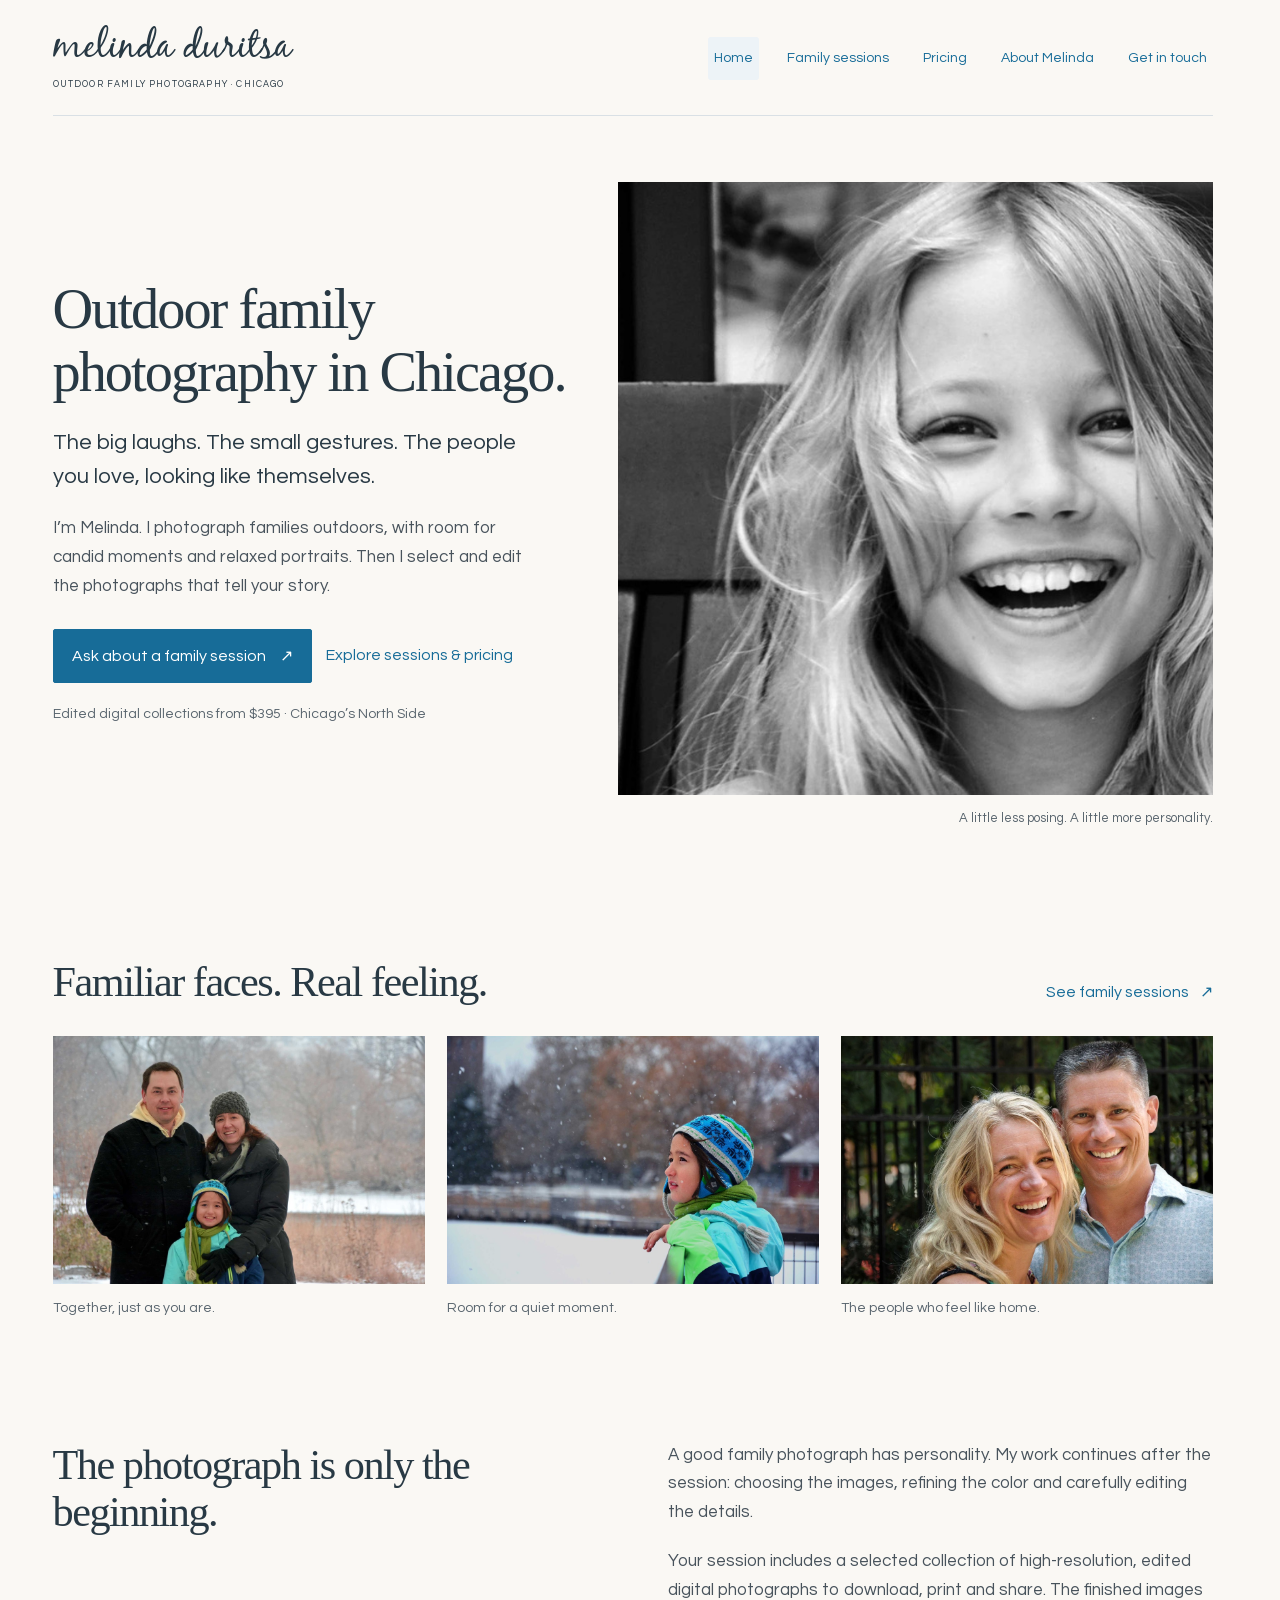
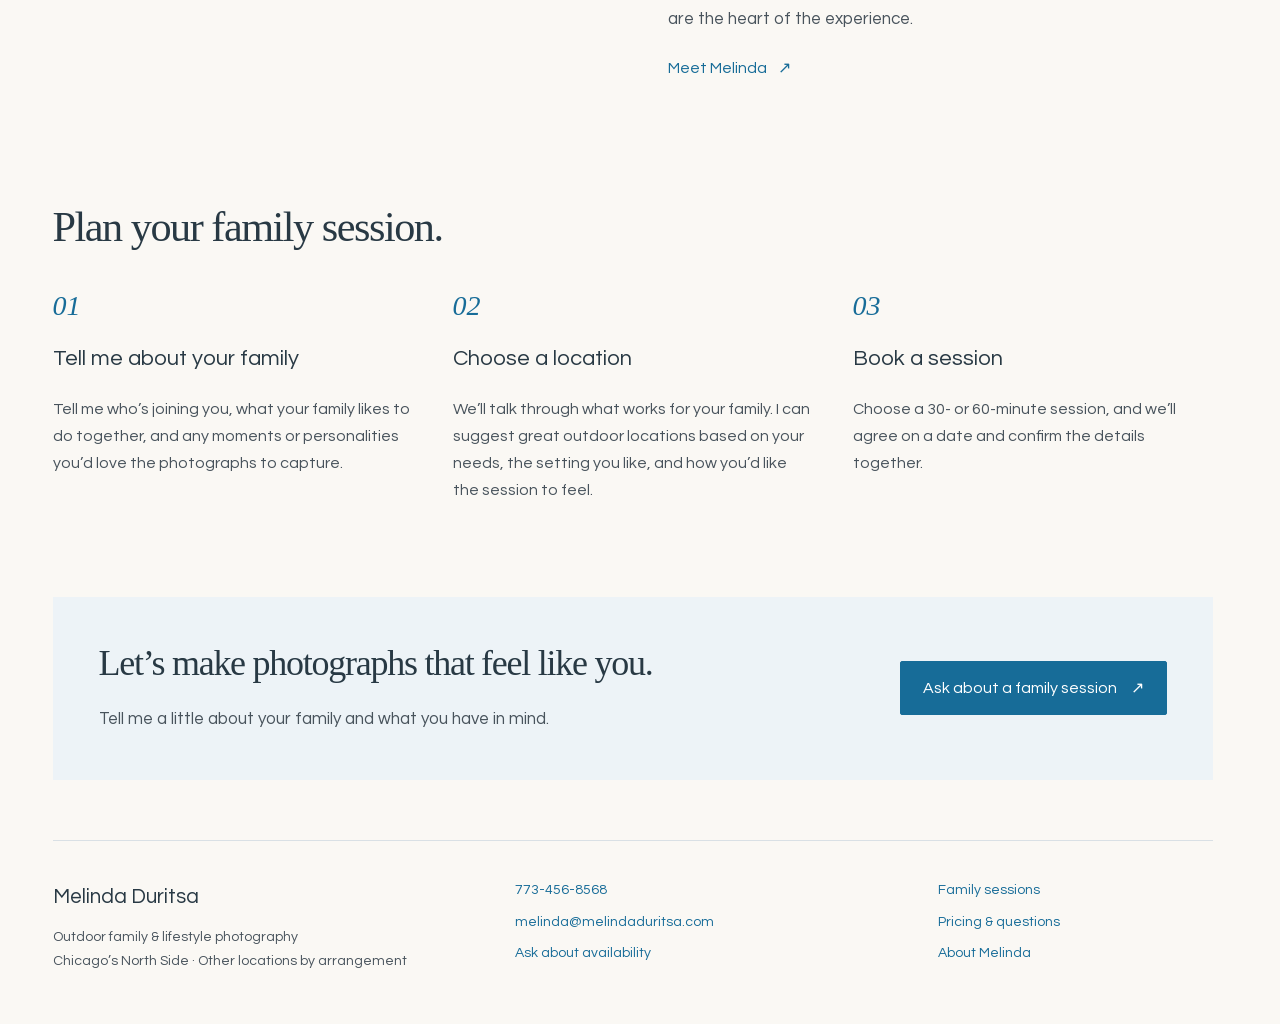
<file: index.html>
<!doctype html>
<html lang="en">
  <head>
    <meta charset="utf-8" />
    <meta name="viewport" content="width=device-width, initial-scale=1" />
    <title>Chicago Outdoor Family Photographer | Melinda Duritsa</title>
    <meta
      name="description"
      content="Candid outdoor family photography on Chicago’s North Side. Melinda Duritsa creates relaxed portraits and thoughtfully edited digital collections from $395."
    />
    <link rel="canonical" href="https://www.melindaduritsa.com/" />
    <meta name="theme-color" content="#faf8f4" />
    <meta property="og:type" content="website" />
    <meta property="og:site_name" content="Melinda Duritsa Photography" />
    <meta
      property="og:title"
      content="Chicago Outdoor Family Photographer | Melinda Duritsa"
    />
    <meta
      property="og:description"
      content="Candid outdoor family photography on Chicago’s North Side. Melinda Duritsa creates relaxed portraits and thoughtfully edited digital collections from $395."
    />
    <meta property="og:url" content="https://www.melindaduritsa.com/" />
    <meta
      property="og:image"
      content="https://www.melindaduritsa.com/images/gallery/5608365_orig.jpg"
    />
    <meta property="og:image:alt" content="Photograph by Melinda Duritsa" />
    <meta name="twitter:card" content="summary_large_image" />
    <link rel="stylesheet" href="/css/site.css" />
    <script type="application/ld+json">
      {
        "@context": "https://schema.org",
        "@graph": [
          {
            "@type": "Person",
            "@id": "https://www.melindaduritsa.com/#melinda",
            "name": "Melinda Duritsa",
            "url": "https://www.melindaduritsa.com/about.html",
            "jobTitle": "Outdoor family photographer",
            "image": "https://www.melindaduritsa.com/images/booking.jpg",
            "worksFor": { "@id": "https://www.melindaduritsa.com/#business" }
          },
          {
            "@type": "Organization",
            "@id": "https://www.melindaduritsa.com/#business",
            "name": "Melinda Duritsa Photography",
            "url": "https://www.melindaduritsa.com/",
            "email": "melinda@melindaduritsa.com",
            "telephone": "+1-773-456-8568",
            "founder": { "@id": "https://www.melindaduritsa.com/#melinda" },
            "areaServed": { "@type": "City", "name": "Chicago" },
            "description": "Outdoor family and lifestyle photography on Chicago’s North Side, with selected and edited digital photographs."
          },
          {
            "@type": "WebSite",
            "@id": "https://www.melindaduritsa.com/#website",
            "url": "https://www.melindaduritsa.com/",
            "name": "Melinda Duritsa Photography",
            "publisher": { "@id": "https://www.melindaduritsa.com/#business" }
          },
          {
            "@type": "WebPage",
            "@id": "https://www.melindaduritsa.com/#webpage",
            "url": "https://www.melindaduritsa.com/",
            "name": "Chicago Outdoor Family Photographer | Melinda Duritsa",
            "description": "Candid outdoor family photography on Chicago’s North Side. Melinda Duritsa creates relaxed portraits and thoughtfully edited digital collections from $395.",
            "isPartOf": { "@id": "https://www.melindaduritsa.com/#website" },
            "about": {
              "@id": "https://www.melindaduritsa.com/#family-photography"
            }
          },
          {
            "@type": "Service",
            "@id": "https://www.melindaduritsa.com/#family-photography",
            "name": "Outdoor family photography",
            "serviceType": "Outdoor family and lifestyle photography",
            "provider": { "@id": "https://www.melindaduritsa.com/#business" },
            "areaServed": { "@type": "City", "name": "Chicago" },
            "url": "https://www.melindaduritsa.com/family-photography.html"
          }
        ]
      }
    </script>
  </head>
  <body>
    <a class="skip-link" href="#main">Skip to content</a>
    <header class="site-header wrap">
      <a class="brand" href="/"
        >melinda duritsa<span>OUTDOOR FAMILY PHOTOGRAPHY · CHICAGO</span></a
      >
      <nav aria-label="Main navigation">
        <button
          class="nav-toggle"
          type="button"
          aria-expanded="false"
          aria-controls="site-nav"
          hidden
        >
          Menu
        </button>
        <ul id="site-nav" class="nav">
          <li><a href="/" aria-current="page">Home</a></li>
          <li><a href="/family-photography.html">Family sessions</a></li>
          <li><a href="/booking-info.html">Pricing</a></li>
          <li><a href="/about.html">About Melinda</a></li>
          <li><a href="/contact-me.html">Get in touch</a></li>
        </ul>
      </nav>
    </header>
    <main id="main" class="wrap" tabindex="-1">
      <section class="hero">
        <div class="hero-copy">
          <h1>Outdoor family photography in Chicago.</h1>
          <p class="lead">
            The big laughs. The small gestures. The people you love, looking
            like themselves.
          </p>
          <p>
            I’m Melinda. I photograph families outdoors, with room for candid
            moments and relaxed portraits. Then I select and edit the
            photographs that tell your story.
          </p>
          <div class="actions">
            <a class="button" href="/contact-me.html"
              >Ask about a family session <span aria-hidden="true">↗</span></a
            ><a class="text-link" href="/booking-info.html"
              >Explore sessions &amp; pricing</a
            >
          </div>
          <p class="fine">
            Edited digital collections from $395 · Chicago’s North Side
          </p>
        </div>
        <figure class="hero-photo">
          <img
            class=""
            src="/images/gallery/4892887_orig.jpg"
            alt="Black-and-white portrait of a child laughing on a bench"
            width="1100"
            height="733"
            fetchpriority="high"
            decoding="async"
          />
          <figcaption>
            A little less posing. A little more personality.
          </figcaption>
        </figure>
      </section>
      <section class="section">
        <div class="section-heading">
          <div>
            <h2>Familiar faces. Real feeling.</h2>
          </div>
          <a class="text-link" href="/family-photography.html"
            >See family sessions <span aria-hidden="true">↗</span></a
          >
        </div>
        <div class="gallery">
          <figure>
            <a
              href="/images/gallery/5608365_orig.jpg"
              data-lightbox
              data-alt="Two adults and a child gathered outdoors in the snow"
              aria-label="Enlarge: Two adults and a child gathered outdoors in the snow"
              ><img
                class=""
                src="/images/gallery/5608365_orig.jpg"
                alt="Two adults and a child gathered outdoors in the snow"
                width="1100"
                height="733"
                loading="lazy"
                decoding="async"
            /></a>
            <figcaption>Together, just as you are.</figcaption>
          </figure>
          <figure>
            <a
              href="/images/gallery/2043971_orig.jpg"
              data-lightbox
              data-alt="Child in a colorful winter coat watching falling snow"
              aria-label="Enlarge: Child in a colorful winter coat watching falling snow"
              ><img
                class=""
                src="/images/gallery/2043971_orig.jpg"
                alt="Child in a colorful winter coat watching falling snow"
                width="1100"
                height="733"
                loading="lazy"
                decoding="async"
            /></a>
            <figcaption>Room for a quiet moment.</figcaption>
          </figure>
          <figure>
            <a
              href="/images/gallery/443622_orig.jpg"
              data-lightbox
              data-alt="Two adults smiling together beside an outdoor fence"
              aria-label="Enlarge: Two adults smiling together beside an outdoor fence"
              ><img
                class=""
                src="/images/gallery/443622_orig.jpg"
                alt="Two adults smiling together beside an outdoor fence"
                width="1100"
                height="733"
                loading="lazy"
                decoding="async"
            /></a>
            <figcaption>The people who feel like home.</figcaption>
          </figure>
        </div>
      </section>
      <section class="split section story">
        <div>
          <h2>The photograph is only the beginning.</h2>
        </div>
        <div>
          <p>
            A good family photograph has personality. My work continues after
            the session: choosing the images, refining the color and carefully
            editing the details.
          </p>
          <p>
            Your session includes a selected collection of high-resolution,
            edited digital photographs to download, print and share. The
            finished images are the heart of the experience.
          </p>
          <a class="text-link" href="/about.html"
            >Meet Melinda <span aria-hidden="true">↗</span></a
          >
        </div>
      </section>
      <section class="section">
        <h2>Plan your family session.</h2>
        <ol class="steps">
          <li>
            <span>01</span>
            <h3>Tell me about your family</h3>
            <p>
              Tell me who’s joining you, what your family likes to do together,
              and any moments or personalities you’d love the photographs to
              capture.
            </p>
          </li>
          <li>
            <span>02</span>
            <h3>Choose a location</h3>
            <p>
              We’ll talk through what works for your family. I can suggest great
              outdoor locations based on your needs, the setting you like, and
              how you’d like the session to feel.
            </p>
          </li>
          <li>
            <span>03</span>
            <h3>Book a session</h3>
            <p>
              Choose a 30- or 60-minute session, and we’ll agree on a date and
              confirm the details together.
            </p>
          </li>
        </ol>
      </section>
      <section class="closing">
        <div>
          <h2>Let’s make photographs that feel like you.</h2>
          <p>Tell me a little about your family and what you have in mind.</p>
        </div>
        <a class="button" href="/contact-me.html"
          >Ask about a family session <span aria-hidden="true">↗</span></a
        >
      </section>
    </main>
    <footer class="site-footer wrap">
      <div>
        <a class="footer-brand" href="/">Melinda Duritsa</a>
        <p>
          Outdoor family &amp; lifestyle photography<br />Chicago’s North Side ·
          Other locations by arrangement
        </p>
      </div>
      <div>
        <a href="tel:+17734568568" data-contact="phone">773-456-8568</a
        ><a href="mailto:melinda@melindaduritsa.com" data-contact="email"
          >melinda@melindaduritsa.com</a
        ><a href="/contact-me.html">Ask about availability</a>
      </div>
      <nav aria-label="Footer navigation">
        <a href="/family-photography.html">Family sessions</a
        ><a href="/booking-info.html">Pricing &amp; questions</a
        ><a href="/about.html">About Melinda</a>
      </nav>
    </footer>
    <dialog class="lightbox" aria-label="Photograph viewer">
      <button
        class="lightbox-close"
        type="button"
        aria-label="Close photograph"
      >
        ×
      </button>
      <div class="lightbox-stage">
        <button
          class="lightbox-prev"
          type="button"
          aria-label="Previous photograph"
        >
          ‹</button
        ><img alt="" /><button
          class="lightbox-next"
          type="button"
          aria-label="Next photograph"
        >
          ›
        </button>
      </div>
      <p class="lightbox-caption" aria-live="polite"></p>
    </dialog>
    <script src="/js/site.js" defer></script>
  </body>
</html>
</file>
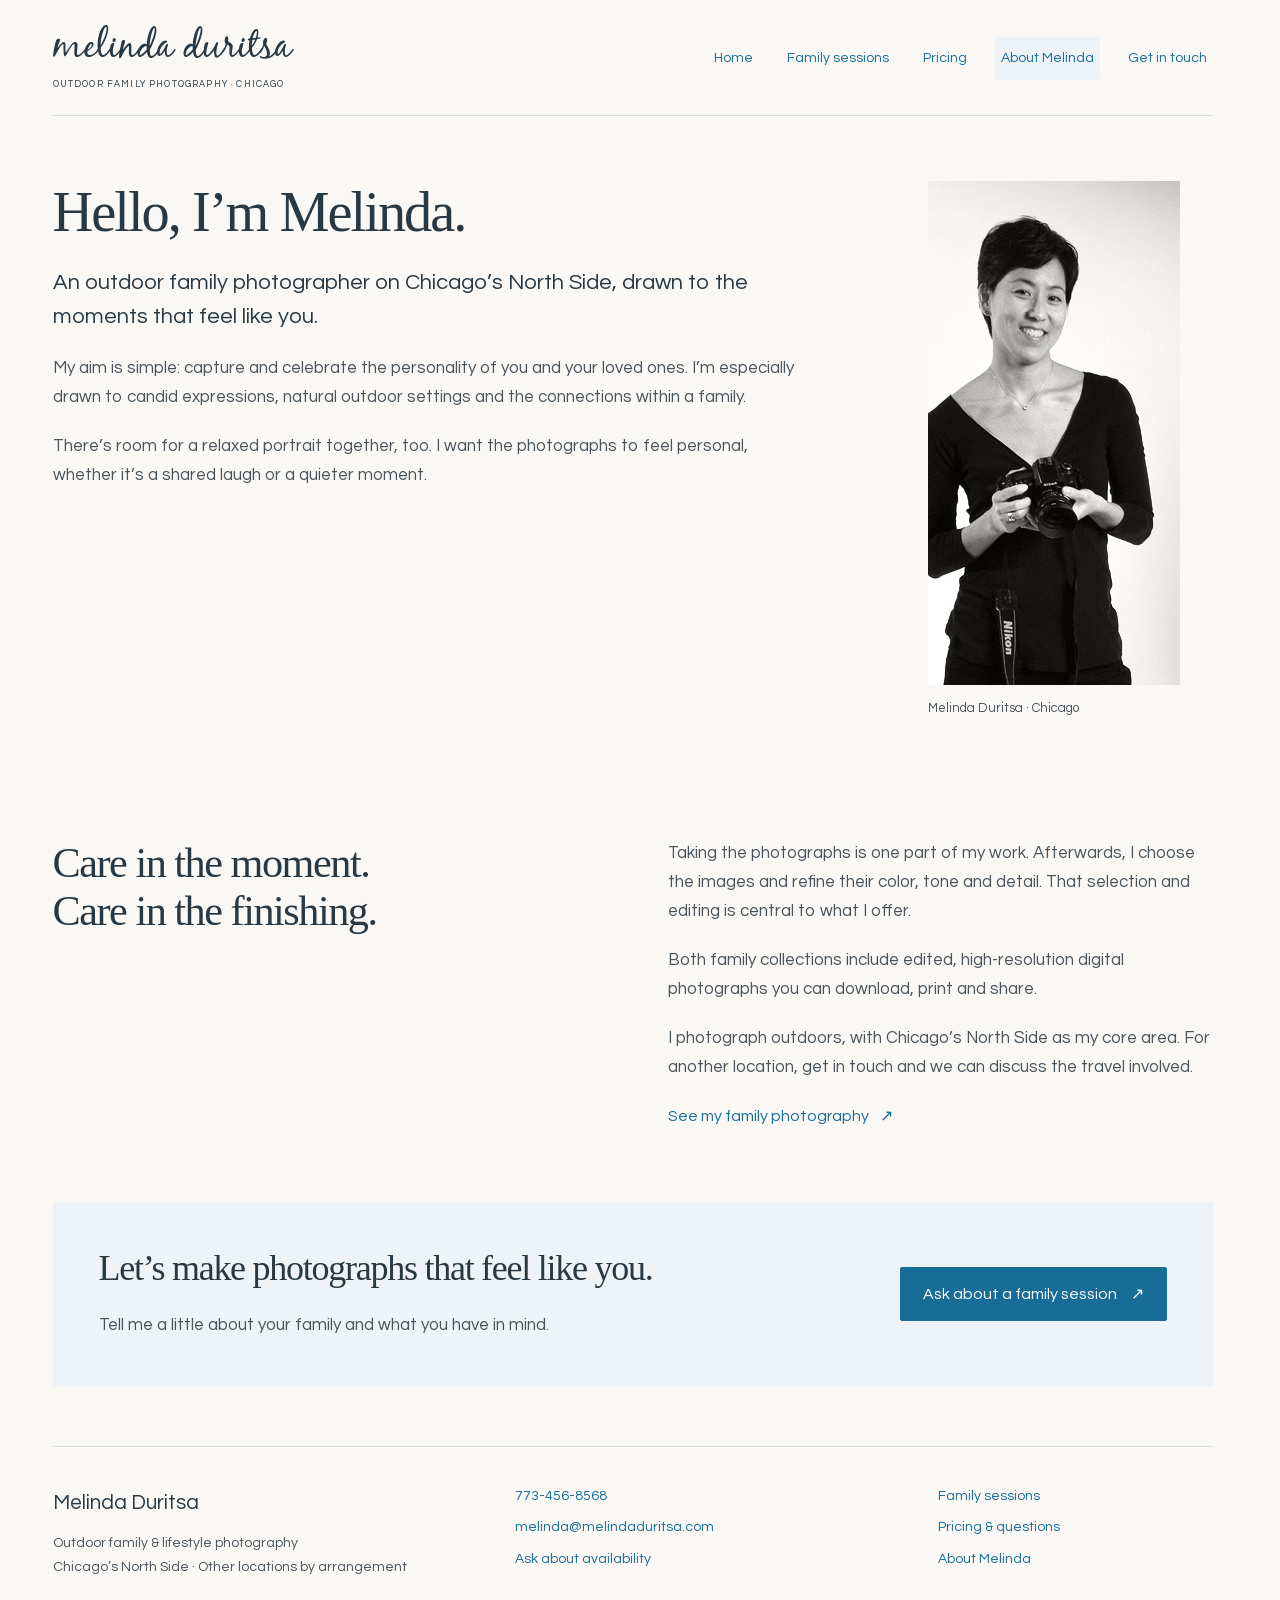
<file: about.html>
<!doctype html>
<html lang="en">
  <head>
    <meta charset="utf-8" />
    <meta name="viewport" content="width=device-width, initial-scale=1" />
    <title>About Melinda Duritsa | Chicago Family Photographer</title>
    <meta
      name="description"
      content="Meet Melinda Duritsa, an outdoor family photographer on Chicago’s North Side. Candid expressions, relaxed portraits and careful selection and editing."
    />
    <link rel="canonical" href="https://www.melindaduritsa.com/about.html" />
    <meta name="theme-color" content="#faf8f4" />
    <meta property="og:type" content="website" />
    <meta property="og:site_name" content="Melinda Duritsa Photography" />
    <meta
      property="og:title"
      content="About Melinda Duritsa | Chicago Family Photographer"
    />
    <meta
      property="og:description"
      content="Meet Melinda Duritsa, an outdoor family photographer on Chicago’s North Side. Candid expressions, relaxed portraits and careful selection and editing."
    />
    <meta
      property="og:url"
      content="https://www.melindaduritsa.com/about.html"
    />
    <meta
      property="og:image"
      content="https://www.melindaduritsa.com/images/booking.jpg"
    />
    <meta
      property="og:image:alt"
      content="Melinda Duritsa smiling and holding her camera"
    />
    <meta name="twitter:card" content="summary_large_image" />
    <link rel="stylesheet" href="/css/site.css" />
    <script type="application/ld+json">
      {
        "@context": "https://schema.org",
        "@graph": [
          {
            "@type": "Person",
            "@id": "https://www.melindaduritsa.com/#melinda",
            "name": "Melinda Duritsa",
            "url": "https://www.melindaduritsa.com/about.html",
            "jobTitle": "Outdoor family photographer",
            "image": "https://www.melindaduritsa.com/images/booking.jpg",
            "worksFor": {
              "@id": "https://www.melindaduritsa.com/#business"
            }
          },
          {
            "@type": "Organization",
            "@id": "https://www.melindaduritsa.com/#business",
            "name": "Melinda Duritsa Photography",
            "url": "https://www.melindaduritsa.com/",
            "email": "melinda@melindaduritsa.com",
            "telephone": "+1-773-456-8568",
            "founder": {
              "@id": "https://www.melindaduritsa.com/#melinda"
            },
            "areaServed": {
              "@type": "City",
              "name": "Chicago"
            },
            "description": "Outdoor family and lifestyle photography on Chicago’s North Side, with selected and edited digital photographs."
          },
          {
            "@type": "WebSite",
            "@id": "https://www.melindaduritsa.com/#website",
            "url": "https://www.melindaduritsa.com/",
            "name": "Melinda Duritsa Photography",
            "publisher": {
              "@id": "https://www.melindaduritsa.com/#business"
            }
          },
          {
            "@type": "AboutPage",
            "@id": "https://www.melindaduritsa.com/about.html#webpage",
            "url": "https://www.melindaduritsa.com/about.html",
            "name": "About Melinda Duritsa | Chicago Family Photographer",
            "description": "Meet Melinda Duritsa, an outdoor family photographer on Chicago’s North Side. Candid expressions, relaxed portraits and careful selection and editing.",
            "isPartOf": {
              "@id": "https://www.melindaduritsa.com/#website"
            },
            "about": {
              "@id": "https://www.melindaduritsa.com/#melinda"
            },
            "mainEntity": {
              "@id": "https://www.melindaduritsa.com/#melinda"
            }
          },
          {
            "@type": "Service",
            "@id": "https://www.melindaduritsa.com/#family-photography",
            "name": "Outdoor family photography",
            "serviceType": "Outdoor family and lifestyle photography",
            "provider": {
              "@id": "https://www.melindaduritsa.com/#business"
            },
            "areaServed": {
              "@type": "City",
              "name": "Chicago"
            },
            "url": "https://www.melindaduritsa.com/family-photography.html"
          }
        ]
      }
    </script>
  </head>
  <body>
    <a class="skip-link" href="#main">Skip to content</a>
    <header class="site-header wrap">
      <a class="brand" href="/"
        >melinda duritsa<span>OUTDOOR FAMILY PHOTOGRAPHY · CHICAGO</span></a
      >
      <nav aria-label="Main navigation">
        <button
          class="nav-toggle"
          type="button"
          aria-expanded="false"
          aria-controls="site-nav"
          hidden
        >
          Menu
        </button>
        <ul id="site-nav" class="nav">
          <li><a href="/">Home</a></li>
          <li><a href="/family-photography.html">Family sessions</a></li>
          <li><a href="/booking-info.html">Pricing</a></li>
          <li><a href="/about.html" aria-current="page">About Melinda</a></li>
          <li><a href="/contact-me.html">Get in touch</a></li>
        </ul>
      </nav>
    </header>
    <main id="main" class="wrap" tabindex="-1">
      <section class="about-intro section">
        <div>
          <h1>Hello, I’m Melinda.</h1>
          <p class="lead">
            An outdoor family photographer on Chicago’s North Side, drawn to the
            moments that feel like you.
          </p>
          <p>
            My aim is simple: capture and celebrate the personality of you and
            your loved ones. I’m especially drawn to candid expressions, natural
            outdoor settings and the connections within a family.
          </p>
          <p>
            There’s room for a relaxed portrait together, too. I want the
            photographs to feel personal, whether it’s a shared laugh or a
            quieter moment.
          </p>
        </div>
        <figure class="portrait">
          <img
            src="/images/booking.jpg"
            alt="Melinda Duritsa smiling and holding her camera"
            width="252"
            height="504"
          />
          <figcaption>Melinda Duritsa · Chicago</figcaption>
        </figure>
      </section>
      <section class="split section">
        <div>
          <h2>Care in the moment.<br />Care in the finishing.</h2>
        </div>
        <div>
          <p>
            Taking the photographs is one part of my work. Afterwards, I choose
            the images and refine their color, tone and detail. That selection
            and editing is central to what I offer.
          </p>
          <p>
            Both family collections include edited, high-resolution digital
            photographs you can download, print and share.
          </p>
          <p>
            I photograph outdoors, with Chicago’s North Side as my core area.
            For another location, get in touch and we can discuss the travel
            involved.
          </p>
          <a class="text-link" href="/family-photography.html"
            >See my family photography <span aria-hidden="true">↗</span></a
          >
        </div>
      </section>
      <section class="closing">
        <div>
          <h2>Let’s make photographs that feel like you.</h2>
          <p>Tell me a little about your family and what you have in mind.</p>
        </div>
        <a class="button" href="/contact-me.html"
          >Ask about a family session <span aria-hidden="true">↗</span></a
        >
      </section>
    </main>
    <footer class="site-footer wrap">
      <div>
        <a class="footer-brand" href="/">Melinda Duritsa</a>
        <p>
          Outdoor family &amp; lifestyle photography<br />Chicago’s North Side ·
          Other locations by arrangement
        </p>
      </div>
      <div>
        <a href="tel:+17734568568" data-contact="phone">773-456-8568</a
        ><a href="mailto:melinda@melindaduritsa.com" data-contact="email"
          >melinda@melindaduritsa.com</a
        ><a href="/contact-me.html">Ask about availability</a>
      </div>
      <nav aria-label="Footer navigation">
        <a href="/family-photography.html">Family sessions</a
        ><a href="/booking-info.html">Pricing &amp; questions</a
        ><a href="/about.html">About Melinda</a>
      </nav>
    </footer>

    <script src="/js/site.js" defer></script>
  </body>
</html>
</file>
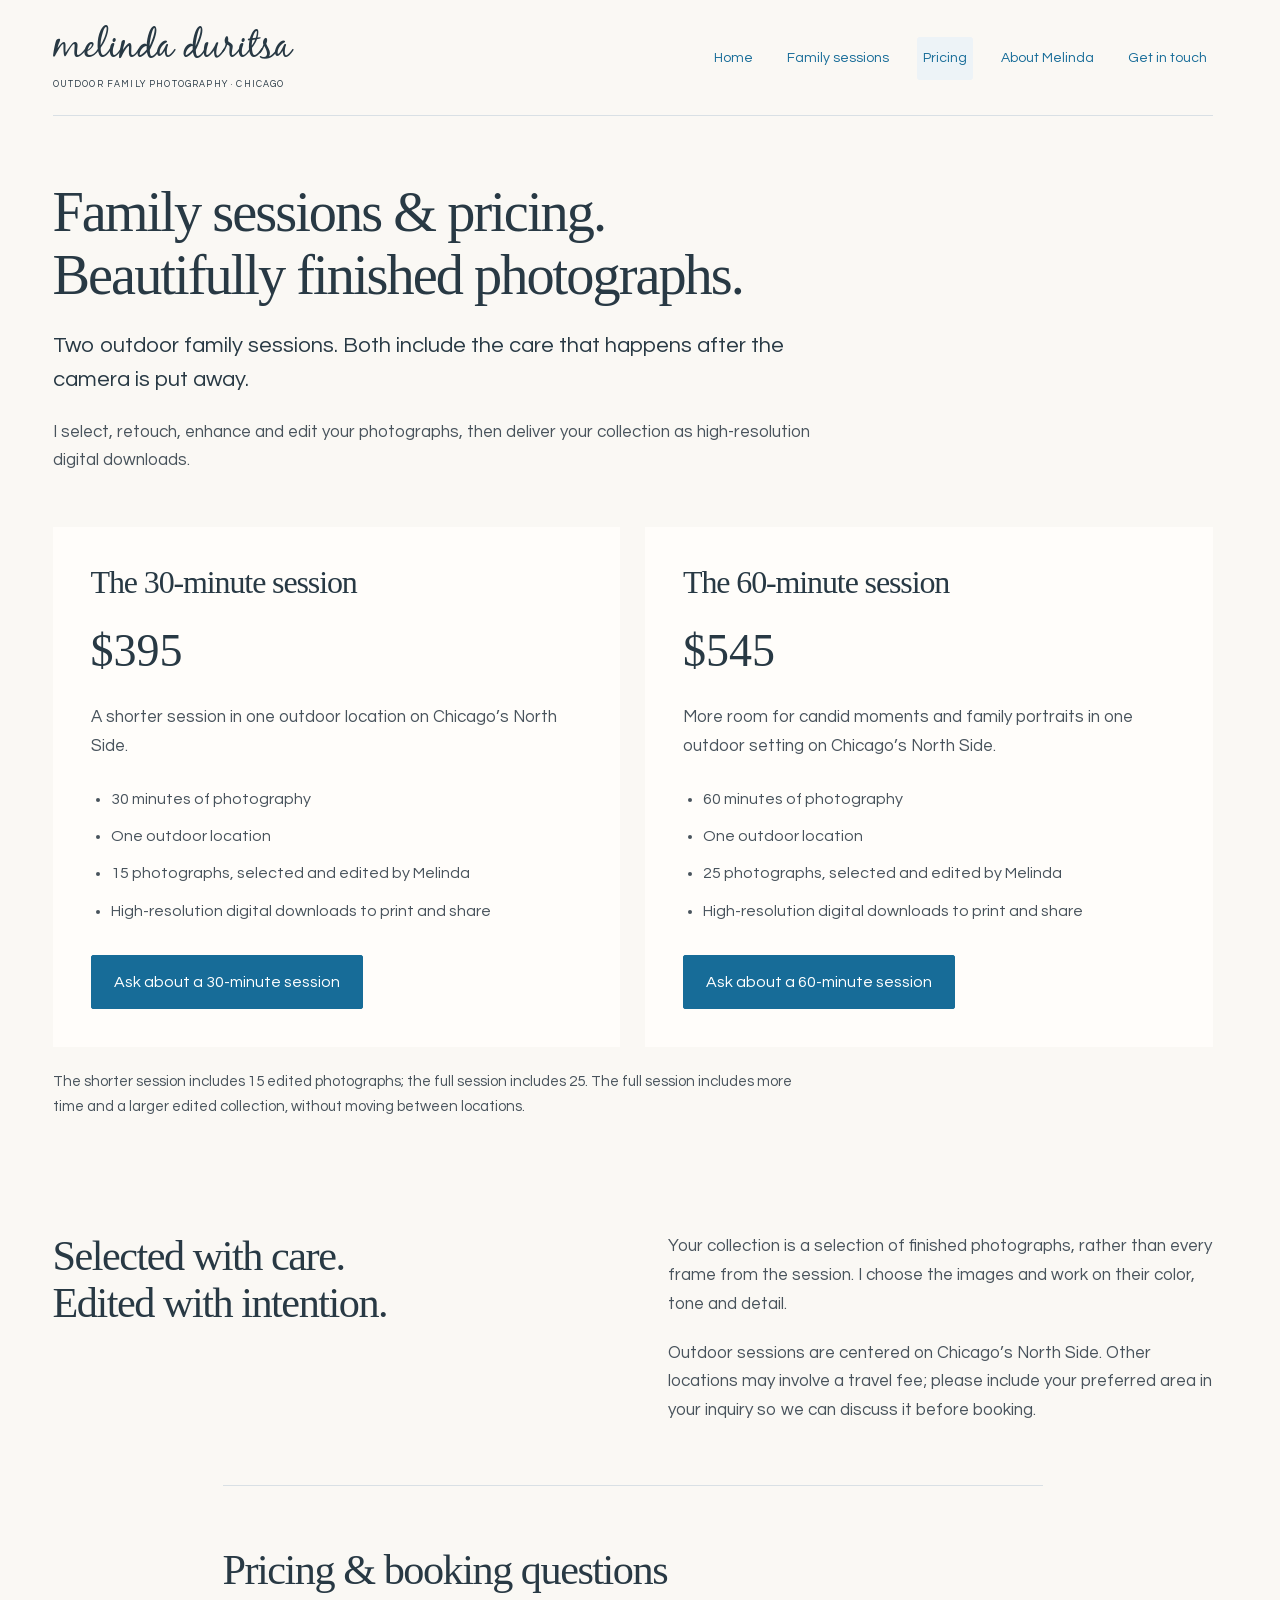
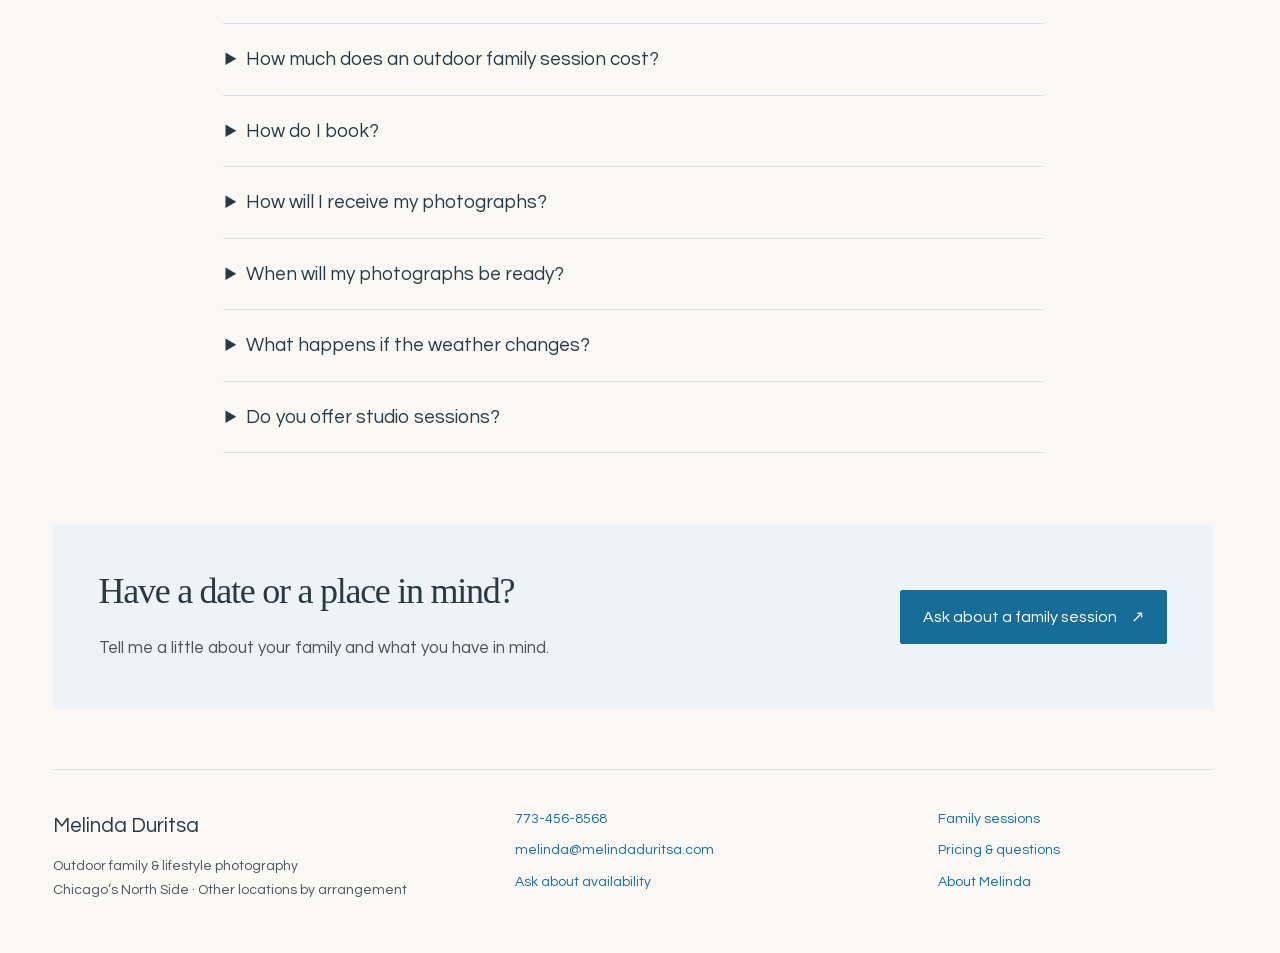
<file: booking-info.html>
<!doctype html>
<html lang="en">
  <head>
    <meta charset="utf-8" />
    <meta name="viewport" content="width=device-width, initial-scale=1" />
    <title>Family Photography Pricing in Chicago | Melinda Duritsa</title>
    <meta
      name="description"
      content="Outdoor family sessions from $395 on Chicago’s North Side. Compare 30- and 60-minute sessions, with 15 or 25 selected and edited digital photographs."
    />
    <link
      rel="canonical"
      href="https://www.melindaduritsa.com/booking-info.html"
    />
    <meta name="theme-color" content="#faf8f4" />
    <meta property="og:type" content="website" />
    <meta property="og:site_name" content="Melinda Duritsa Photography" />
    <meta
      property="og:title"
      content="Family Photography Pricing in Chicago | Melinda Duritsa"
    />
    <meta
      property="og:description"
      content="Outdoor family sessions from $395 on Chicago’s North Side. Compare 30- and 60-minute sessions, with 15 or 25 selected and edited digital photographs."
    />
    <meta
      property="og:url"
      content="https://www.melindaduritsa.com/booking-info.html"
    />
    <meta
      property="og:image"
      content="https://www.melindaduritsa.com/images/gallery/5608365_orig.jpg"
    />
    <meta property="og:image:alt" content="Photograph by Melinda Duritsa" />
    <meta name="twitter:card" content="summary_large_image" />
    <link rel="stylesheet" href="/css/site.css" />
    <script type="application/ld+json">
      {
        "@context": "https://schema.org",
        "@graph": [
          {
            "@type": "Person",
            "@id": "https://www.melindaduritsa.com/#melinda",
            "name": "Melinda Duritsa",
            "url": "https://www.melindaduritsa.com/about.html",
            "jobTitle": "Outdoor family photographer",
            "image": "https://www.melindaduritsa.com/images/booking.jpg",
            "worksFor": { "@id": "https://www.melindaduritsa.com/#business" }
          },
          {
            "@type": "Organization",
            "@id": "https://www.melindaduritsa.com/#business",
            "name": "Melinda Duritsa Photography",
            "url": "https://www.melindaduritsa.com/",
            "email": "melinda@melindaduritsa.com",
            "telephone": "+1-773-456-8568",
            "founder": { "@id": "https://www.melindaduritsa.com/#melinda" },
            "areaServed": { "@type": "City", "name": "Chicago" },
            "description": "Outdoor family and lifestyle photography on Chicago’s North Side, with selected and edited digital photographs."
          },
          {
            "@type": "WebSite",
            "@id": "https://www.melindaduritsa.com/#website",
            "url": "https://www.melindaduritsa.com/",
            "name": "Melinda Duritsa Photography",
            "publisher": { "@id": "https://www.melindaduritsa.com/#business" }
          },
          {
            "@type": "WebPage",
            "@id": "https://www.melindaduritsa.com/booking-info.html#webpage",
            "url": "https://www.melindaduritsa.com/booking-info.html",
            "name": "Family Photography Pricing in Chicago | Melinda Duritsa",
            "description": "Outdoor family sessions from $395 on Chicago’s North Side. Compare 30- and 60-minute sessions, with 15 or 25 selected and edited digital photographs.",
            "isPartOf": { "@id": "https://www.melindaduritsa.com/#website" },
            "about": {
              "@id": "https://www.melindaduritsa.com/#family-photography"
            }
          },
          {
            "@type": "Service",
            "@id": "https://www.melindaduritsa.com/#family-photography",
            "name": "Outdoor family photography",
            "serviceType": "Outdoor family and lifestyle photography",
            "provider": { "@id": "https://www.melindaduritsa.com/#business" },
            "areaServed": { "@type": "City", "name": "Chicago" },
            "url": "https://www.melindaduritsa.com/family-photography.html",
            "offers": [
              {
                "@type": "Offer",
                "name": "The 30-minute session",
                "price": "395",
                "priceCurrency": "USD",
                "url": "https://www.melindaduritsa.com/booking-info.html#30-minute",
                "description": "30 minutes at one outdoor location on Chicago’s North Side, with 15 selected, edited digital photographs."
              },
              {
                "@type": "Offer",
                "name": "The 60-minute session",
                "price": "545",
                "priceCurrency": "USD",
                "url": "https://www.melindaduritsa.com/booking-info.html#60-minute",
                "description": "60 minutes at one outdoor location on Chicago’s North Side, with 25 selected, edited digital photographs."
              }
            ]
          }
        ]
      }
    </script>
  </head>
  <body>
    <a class="skip-link" href="#main">Skip to content</a>
    <header class="site-header wrap">
      <a class="brand" href="/"
        >melinda duritsa<span>OUTDOOR FAMILY PHOTOGRAPHY · CHICAGO</span></a
      >
      <nav aria-label="Main navigation">
        <button
          class="nav-toggle"
          type="button"
          aria-expanded="false"
          aria-controls="site-nav"
          hidden
        >
          Menu
        </button>
        <ul id="site-nav" class="nav">
          <li><a href="/">Home</a></li>
          <li><a href="/family-photography.html">Family sessions</a></li>
          <li><a href="/booking-info.html" aria-current="page">Pricing</a></li>
          <li><a href="/about.html">About Melinda</a></li>
          <li><a href="/contact-me.html">Get in touch</a></li>
        </ul>
      </nav>
    </header>
    <main id="main" class="wrap" tabindex="-1">
      <section class="page-intro">
        <h1>
          Family sessions &amp; pricing.<br />Beautifully finished photographs.
        </h1>
        <p class="lead">
          Two outdoor family sessions. Both include the care that happens after
          the camera is put away.
        </p>
        <p>
          I select, retouch, enhance and edit your photographs, then deliver
          your collection as high-resolution digital downloads.
        </p>
      </section>
      <section class="packages" aria-label="Compare edited family sessions">
        <article class="package" id="30-minute">
          <h2>The 30-minute session</h2>
          <p class="price">$395</p>
          <p>
            A shorter session in one outdoor location on Chicago’s North Side.
          </p>
          <ul>
            <li>30 minutes of photography</li>
            <li>One outdoor location</li>
            <li>15 photographs, selected and edited by Melinda</li>
            <li>High-resolution digital downloads to print and share</li>
          </ul>
          <a class="button" href="/contact-me.html?session=30-minute"
            >Ask about a 30-minute session</a
          >
        </article>
        <article class="package" id="60-minute">
          <h2>The 60-minute session</h2>
          <p class="price">$545</p>
          <p>
            More room for candid moments and family portraits in one outdoor
            setting on Chicago’s North Side.
          </p>
          <ul>
            <li>60 minutes of photography</li>
            <li>One outdoor location</li>
            <li>25 photographs, selected and edited by Melinda</li>
            <li>High-resolution digital downloads to print and share</li>
          </ul>
          <a class="button" href="/contact-me.html?session=60-minute"
            >Ask about a 60-minute session</a
          >
        </article>
      </section>
      <p class="package-note">
        The shorter session includes 15 edited photographs; the full session
        includes 25. The full session includes more time and a larger edited
        collection, without moving between locations.
      </p>
      <section class="split section">
        <div>
          <h2>Selected with care.<br />Edited with intention.</h2>
        </div>
        <div>
          <p>
            Your collection is a selection of finished photographs, rather than
            every frame from the session. I choose the images and work on their
            color, tone and detail.
          </p>
          <p>
            Outdoor sessions are centered on Chicago’s North Side. Other
            locations may involve a travel fee; please include your preferred
            area in your inquiry so we can discuss it before booking.
          </p>
        </div>
      </section>
      <section class="section narrow pricing-faq">
        <h2>Pricing &amp; booking questions</h2>
        <div class="faq">
          <details>
            <summary>How much does an outdoor family session cost?</summary>
            <p>
              The 30-minute session is $395 with 15 edited photographs. The
              60-minute session is $545 with 25 edited photographs. Each takes
              place at one outdoor location. Locations outside Chicago’s North
              Side may involve a travel fee.
            </p>
          </details>
          <details>
            <summary>How do I book?</summary>
            <p>
              Send an inquiry with your preferred session, general location and
              possible dates. We’ll discuss availability and session details
              before confirming a booking. An inquiry does not reserve a time.
            </p>
          </details>
          <details>
            <summary>How will I receive my photographs?</summary>
            <p>
              Your selected, edited photographs are delivered as high-resolution
              digital files by internet download, ready to print and share.
            </p>
          </details>
          <details>
            <summary>When will my photographs be ready?</summary>
            <p>
              Your edited photographs will be ready within 21 calendar days of
              your session. If you have an earlier deadline, such as a gift or
              holiday card, please mention it before booking so we can discuss
              whether it’s possible.
            </p>
          </details>
          <details>
            <summary>What happens if the weather changes?</summary>
            <p>
              Every session is outdoors. If the weather prevents a safe,
              practical shoot, we’ll arrange a new date with no additional
              session fee.
            </p>
          </details>
          <details>
            <summary>Do you offer studio sessions?</summary>
            <p>
              No. My family and lifestyle photography sessions take place
              outdoors.
            </p>
          </details>
        </div>
      </section>
      <section class="closing">
        <div>
          <h2>Have a date or a place in mind?</h2>
          <p>Tell me a little about your family and what you have in mind.</p>
        </div>
        <a class="button" href="/contact-me.html"
          >Ask about a family session <span aria-hidden="true">↗</span></a
        >
      </section>
    </main>
    <footer class="site-footer wrap">
      <div>
        <a class="footer-brand" href="/">Melinda Duritsa</a>
        <p>
          Outdoor family &amp; lifestyle photography<br />Chicago’s North Side ·
          Other locations by arrangement
        </p>
      </div>
      <div>
        <a href="tel:+17734568568" data-contact="phone">773-456-8568</a
        ><a href="mailto:melinda@melindaduritsa.com" data-contact="email"
          >melinda@melindaduritsa.com</a
        ><a href="/contact-me.html">Ask about availability</a>
      </div>
      <nav aria-label="Footer navigation">
        <a href="/family-photography.html">Family sessions</a
        ><a href="/booking-info.html">Pricing &amp; questions</a
        ><a href="/about.html">About Melinda</a>
      </nav>
    </footer>

    <script src="/js/site.js" defer></script>
  </body>
</html>
</file>
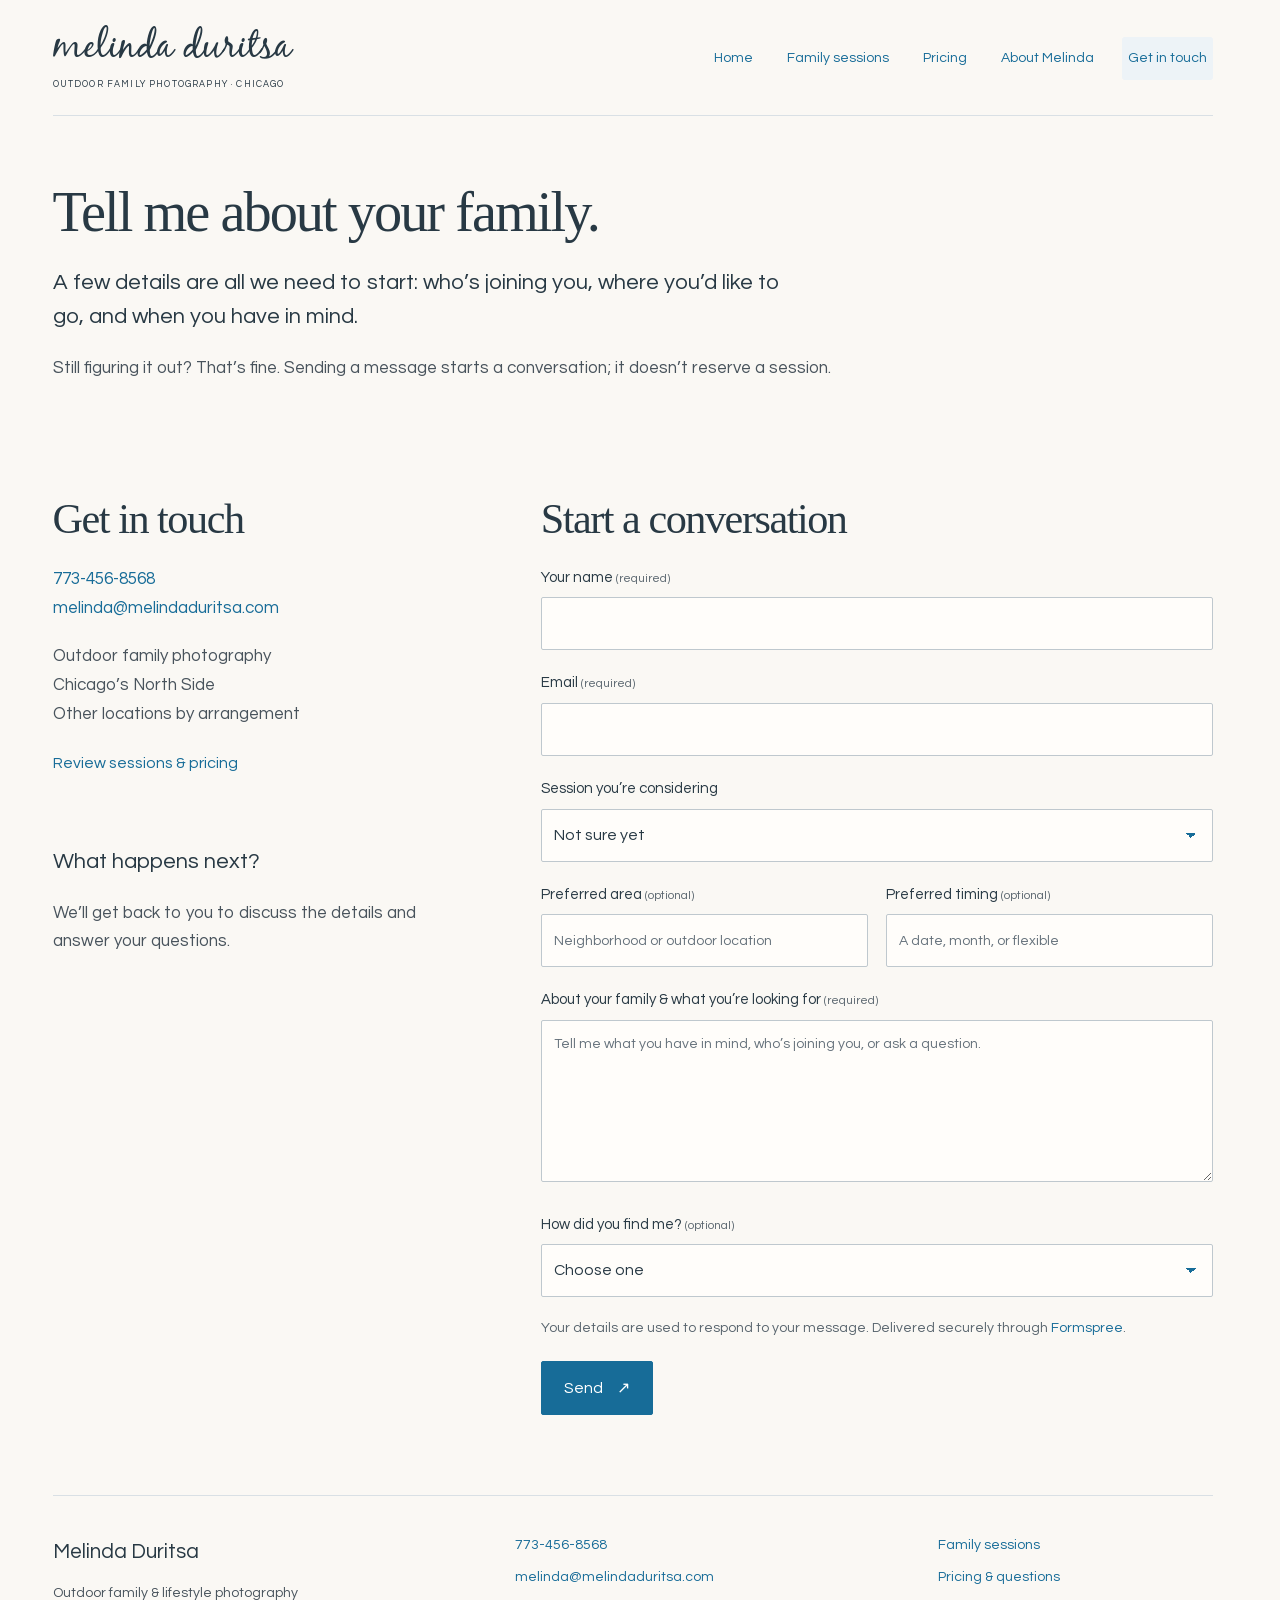
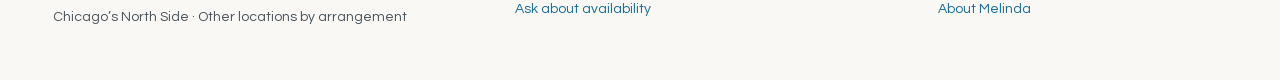
<file: contact-me.html>
<!doctype html>
<html lang="en">
  <head>
    <meta charset="utf-8" />
    <meta name="viewport" content="width=device-width, initial-scale=1" />
    <title>Contact Melinda Duritsa | Chicago Family Photography</title>
    <meta
      name="description"
      content="Ask Melinda Duritsa about an outdoor family photo session in Chicago. Share your preferred dates and location, or call 773-456-8568."
    />
    <link
      rel="canonical"
      href="https://www.melindaduritsa.com/contact-me.html"
    />
    <meta name="theme-color" content="#faf8f4" />
    <meta property="og:type" content="website" />
    <meta property="og:site_name" content="Melinda Duritsa Photography" />
    <meta
      property="og:title"
      content="Contact Melinda Duritsa | Chicago Family Photography"
    />
    <meta
      property="og:description"
      content="Ask Melinda Duritsa about an outdoor family photo session in Chicago. Share your preferred dates and location, or call 773-456-8568."
    />
    <meta
      property="og:url"
      content="https://www.melindaduritsa.com/contact-me.html"
    />
    <meta
      property="og:image"
      content="https://www.melindaduritsa.com/images/gallery/5608365_orig.jpg"
    />
    <meta property="og:image:alt" content="Photograph by Melinda Duritsa" />
    <meta name="twitter:card" content="summary_large_image" />
    <link rel="stylesheet" href="/css/site.css" />
    <script type="application/ld+json">
      {
        "@context": "https://schema.org",
        "@graph": [
          {
            "@type": "Person",
            "@id": "https://www.melindaduritsa.com/#melinda",
            "name": "Melinda Duritsa",
            "url": "https://www.melindaduritsa.com/about.html",
            "jobTitle": "Outdoor family photographer",
            "image": "https://www.melindaduritsa.com/images/booking.jpg",
            "worksFor": {
              "@id": "https://www.melindaduritsa.com/#business"
            }
          },
          {
            "@type": "Organization",
            "@id": "https://www.melindaduritsa.com/#business",
            "name": "Melinda Duritsa Photography",
            "url": "https://www.melindaduritsa.com/",
            "email": "melinda@melindaduritsa.com",
            "telephone": "+1-773-456-8568",
            "founder": {
              "@id": "https://www.melindaduritsa.com/#melinda"
            },
            "areaServed": {
              "@type": "City",
              "name": "Chicago"
            },
            "description": "Outdoor family and lifestyle photography on Chicago’s North Side, with selected and edited digital photographs."
          },
          {
            "@type": "WebSite",
            "@id": "https://www.melindaduritsa.com/#website",
            "url": "https://www.melindaduritsa.com/",
            "name": "Melinda Duritsa Photography",
            "publisher": {
              "@id": "https://www.melindaduritsa.com/#business"
            }
          },
          {
            "@type": "ContactPage",
            "@id": "https://www.melindaduritsa.com/contact-me.html#webpage",
            "url": "https://www.melindaduritsa.com/contact-me.html",
            "name": "Contact Melinda Duritsa | Chicago Family Photography",
            "description": "Ask Melinda Duritsa about an outdoor family photo session in Chicago. Share your preferred dates and location, or call 773-456-8568.",
            "isPartOf": {
              "@id": "https://www.melindaduritsa.com/#website"
            },
            "about": {
              "@id": "https://www.melindaduritsa.com/#business"
            },
            "mainEntity": {
              "@id": "https://www.melindaduritsa.com/#business"
            }
          },
          {
            "@type": "Service",
            "@id": "https://www.melindaduritsa.com/#family-photography",
            "name": "Outdoor family photography",
            "serviceType": "Outdoor family and lifestyle photography",
            "provider": {
              "@id": "https://www.melindaduritsa.com/#business"
            },
            "areaServed": {
              "@type": "City",
              "name": "Chicago"
            },
            "url": "https://www.melindaduritsa.com/family-photography.html"
          }
        ]
      }
    </script>
  </head>
  <body>
    <a class="skip-link" href="#main">Skip to content</a>
    <header class="site-header wrap">
      <a class="brand" href="/"
        >melinda duritsa<span>OUTDOOR FAMILY PHOTOGRAPHY · CHICAGO</span></a
      >
      <nav aria-label="Main navigation">
        <button
          class="nav-toggle"
          type="button"
          aria-expanded="false"
          aria-controls="site-nav"
          hidden
        >
          Menu
        </button>
        <ul id="site-nav" class="nav">
          <li><a href="/">Home</a></li>
          <li><a href="/family-photography.html">Family sessions</a></li>
          <li><a href="/booking-info.html">Pricing</a></li>
          <li><a href="/about.html">About Melinda</a></li>
          <li>
            <a href="/contact-me.html" aria-current="page">Get in touch</a>
          </li>
        </ul>
      </nav>
    </header>
    <main id="main" class="wrap" tabindex="-1">
      <section class="page-intro">
        <h1>Tell me about your family.</h1>
        <p class="lead">
          A few details are all we need to start: who’s joining you, where you’d
          like to go, and when you have in mind.
        </p>
        <p>
          Still figuring it out? That’s fine. Sending a message starts a conversation;
          it doesn’t reserve a session.
        </p>
      </section>
      <section class="contact-layout section">
        <aside class="contact-details">
          <h2>Get in touch</h2>
          <p>
            <a href="tel:+17734568568" data-contact="phone">773-456-8568</a
            ><br /><a
              href="mailto:melinda@melindaduritsa.com"
              data-contact="email"
              >melinda@melindaduritsa.com</a
            >
          </p>
          <p>
            Outdoor family photography<br />Chicago’s North Side<br />Other
            locations by arrangement
          </p>
          <a class="text-link" href="/booking-info.html"
            >Review sessions &amp; pricing</a
          >
          <div class="contact-expect">
            <h3>What happens next?</h3>
            <p>
              We’ll get back to you to discuss the details and answer your
              questions.
            </p>
          </div>
        </aside>
        <div>
          <h2>Start a conversation</h2>
          <form id="contact-form" method="POST" action="https://formspree.io/f/xqpapeov">
            <input
              type="hidden"
              name="_subject"
              value="Outdoor family photography inquiry"
            />
            <div class="hp" aria-hidden="true">
              <label for="company">Company</label
              ><input
                id="company"
                type="text"
                name="_gotcha"
                tabindex="-1"
                autocomplete="off"
              />
            </div>
            <div class="field">
              <label for="name">Your name <span>(required)</span></label
              ><input
                id="name"
                name="name"
                autocomplete="name"
                maxlength="120"
                required
              />
            </div>
            <div class="field">
              <label for="email">Email <span>(required)</span></label
              ><input
                id="email"
                name="email"
                type="email"
                autocomplete="email"
                maxlength="254"
                required
              />
            </div>
            <div class="field">
              <label for="session">Session you’re considering</label
              ><select id="session" name="session">
                <option value="Not sure yet">Not sure yet</option>
                <option value="30-minute">30 minutes · $395</option>
                <option value="60-minute">60 minutes · $545</option>
              </select>
            </div>
            <div class="field-pair">
              <div class="field">
                <label for="location"
                  >Preferred area <span>(optional)</span></label
                ><input
                  id="location"
                  name="location"
                  maxlength="180"
                  placeholder="Neighborhood or outdoor location"
                />
              </div>
              <div class="field">
                <label for="timing"
                  >Preferred timing <span>(optional)</span></label
                ><input
                  id="timing"
                  name="timing"
                  maxlength="180"
                  placeholder="A date, month, or flexible"
                />
              </div>
            </div>
            <div class="field">
              <label for="message"
                >About your family &amp; what you’re looking for <span>(required)</span></label
              ><textarea
                id="message"
                name="message"
                rows="5"
                maxlength="4000"
                required
                placeholder="Tell me what you have in mind, who’s joining you, or ask a question."
              ></textarea>
            </div>
            <div class="field">
              <label for="source"
                >How did you find me? <span>(optional)</span></label
              ><select id="source" name="source">
                <option value="">Choose one</option>
                <option>Friend or family</option>
                <option>Google search or Maps</option>
                <option>Another search engine</option>
                <option>AI assistant</option>
                <option>Social media</option>
                <option>Other</option>
              </select>
            </div>
            <p class="fine" id="form-privacy">
              Your details are used to respond to your message. Delivered securely
              through <a href="https://formspree.io/legal/privacy-policy/">Formspree</a>.
            </p>
            <button
              class="button"
              type="submit"
              aria-describedby="form-privacy"
            >
              Send <span aria-hidden="true">↗</span>
            </button>
            <p
              id="form-status"
              role="status"
              aria-live="polite"
              aria-atomic="true"
            ></p>
          </form>
        </div>
      </section>
    </main>
    <footer class="site-footer wrap">
      <div>
        <a class="footer-brand" href="/">Melinda Duritsa</a>
        <p>
          Outdoor family &amp; lifestyle photography<br />Chicago’s North Side ·
          Other locations by arrangement
        </p>
      </div>
      <div>
        <a href="tel:+17734568568" data-contact="phone">773-456-8568</a
        ><a href="mailto:melinda@melindaduritsa.com" data-contact="email"
          >melinda@melindaduritsa.com</a
        ><a href="/contact-me.html">Ask about availability</a>
      </div>
      <nav aria-label="Footer navigation">
        <a href="/family-photography.html">Family sessions</a
        ><a href="/booking-info.html">Pricing &amp; questions</a
        ><a href="/about.html">About Melinda</a>
      </nav>
    </footer>

    <script src="/js/form-config.js"></script>
    <script src="/js/site.js" defer></script>
  </body>
</html>
</file>
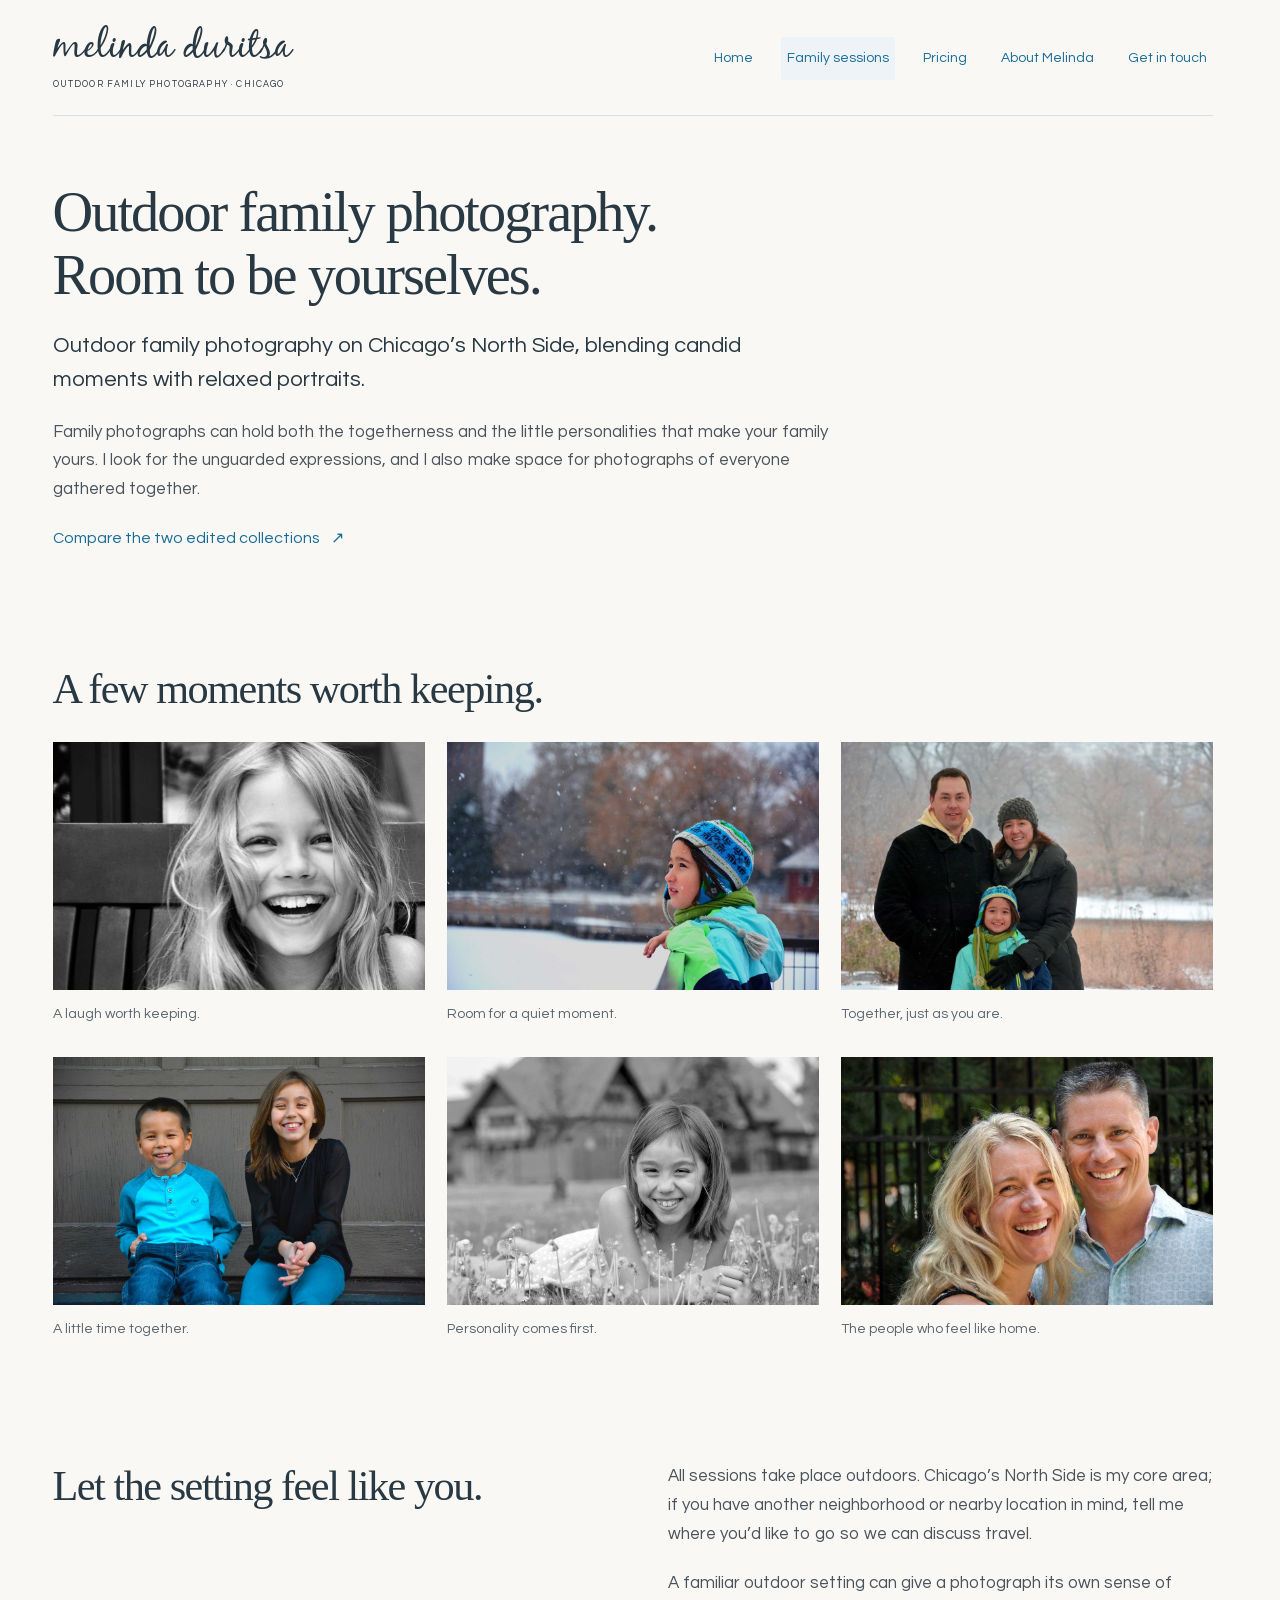
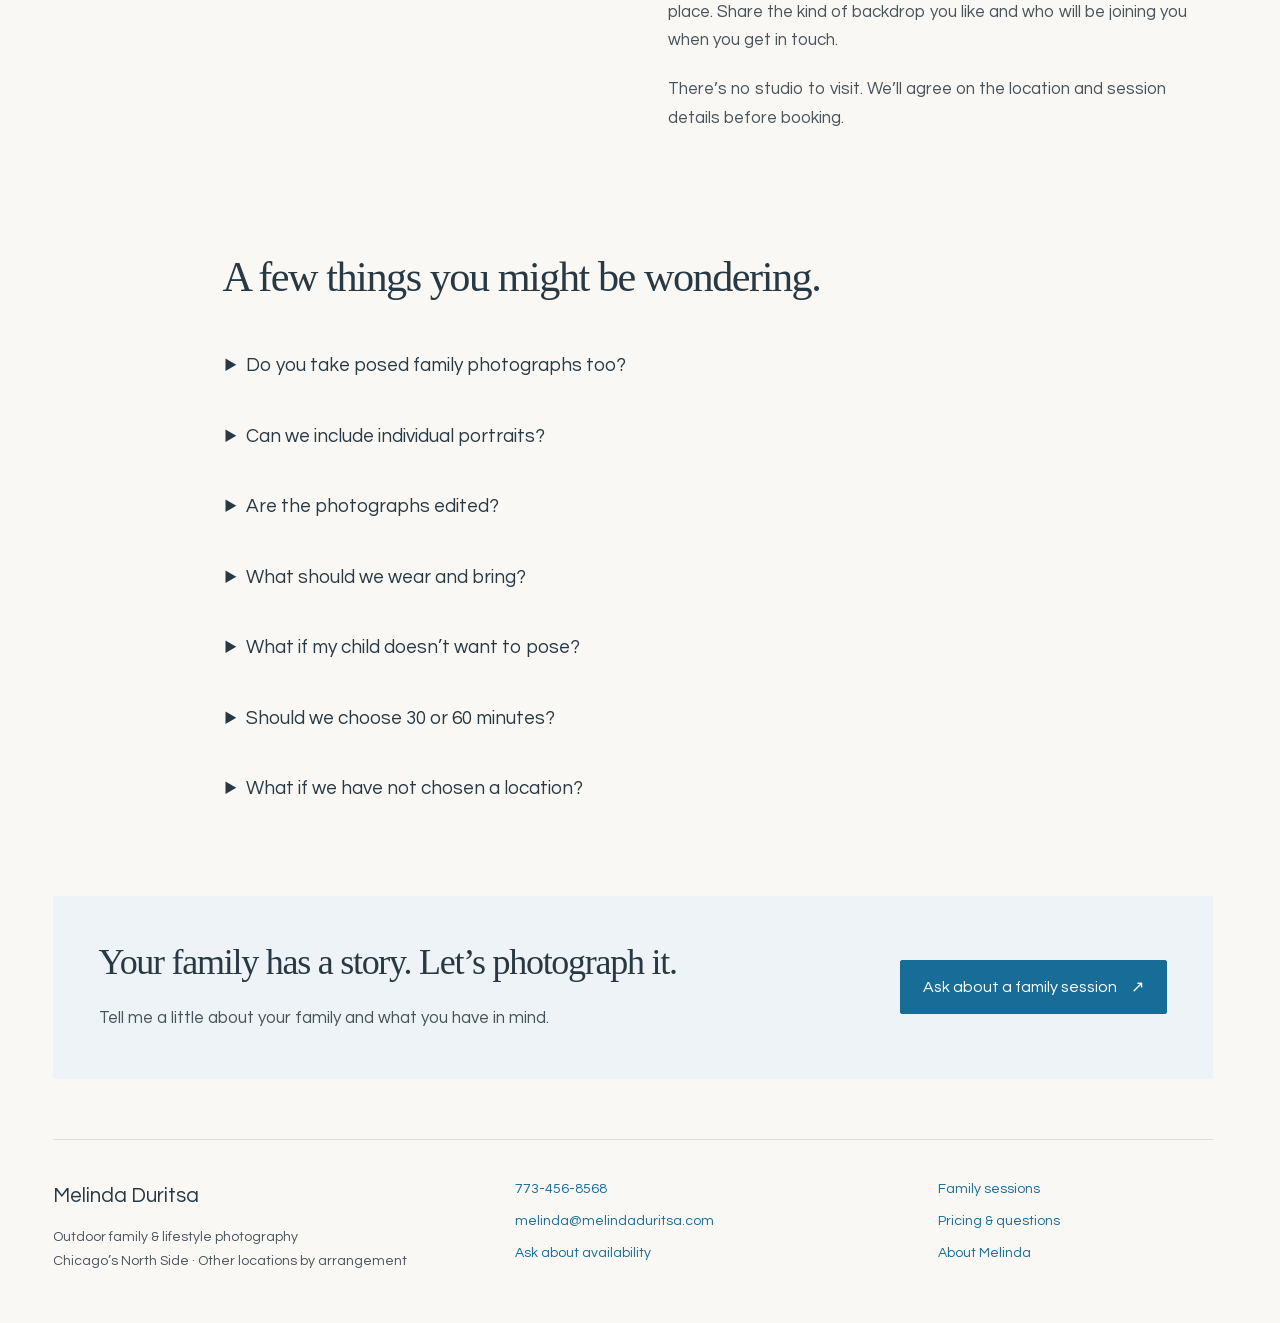
<file: family-photography.html>
<!doctype html>
<html lang="en">
  <head>
    <meta charset="utf-8" />
    <meta name="viewport" content="width=device-width, initial-scale=1" />
    <title>
      Outdoor Family Photography in Chicago | Sessions &amp; Portfolio
    </title>
    <meta
      name="description"
      content="Explore Melinda Duritsa’s outdoor family photographs: candid moments, relaxed portraits and edited digital collections on Chicago’s North Side."
    />
    <link
      rel="canonical"
      href="https://www.melindaduritsa.com/family-photography.html"
    />
    <meta name="theme-color" content="#faf8f4" />
    <meta property="og:type" content="website" />
    <meta property="og:site_name" content="Melinda Duritsa Photography" />
    <meta
      property="og:title"
      content="Outdoor Family Photography in Chicago | Sessions &amp; Portfolio"
    />
    <meta
      property="og:description"
      content="Explore Melinda Duritsa’s outdoor family photographs: candid moments, relaxed portraits and edited digital collections on Chicago’s North Side."
    />
    <meta
      property="og:url"
      content="https://www.melindaduritsa.com/family-photography.html"
    />
    <meta
      property="og:image"
      content="https://www.melindaduritsa.com/images/gallery/5608365_orig.jpg"
    />
    <meta property="og:image:alt" content="Photograph by Melinda Duritsa" />
    <meta name="twitter:card" content="summary_large_image" />
    <link rel="stylesheet" href="/css/site.css" />
    <script type="application/ld+json">
      {
        "@context": "https://schema.org",
        "@graph": [
          {
            "@type": "Person",
            "@id": "https://www.melindaduritsa.com/#melinda",
            "name": "Melinda Duritsa",
            "url": "https://www.melindaduritsa.com/about.html",
            "jobTitle": "Outdoor family photographer",
            "image": "https://www.melindaduritsa.com/images/booking.jpg",
            "worksFor": { "@id": "https://www.melindaduritsa.com/#business" }
          },
          {
            "@type": "Organization",
            "@id": "https://www.melindaduritsa.com/#business",
            "name": "Melinda Duritsa Photography",
            "url": "https://www.melindaduritsa.com/",
            "email": "melinda@melindaduritsa.com",
            "telephone": "+1-773-456-8568",
            "founder": { "@id": "https://www.melindaduritsa.com/#melinda" },
            "areaServed": { "@type": "City", "name": "Chicago" },
            "description": "Outdoor family and lifestyle photography on Chicago’s North Side, with selected and edited digital photographs."
          },
          {
            "@type": "WebSite",
            "@id": "https://www.melindaduritsa.com/#website",
            "url": "https://www.melindaduritsa.com/",
            "name": "Melinda Duritsa Photography",
            "publisher": { "@id": "https://www.melindaduritsa.com/#business" }
          },
          {
            "@type": "WebPage",
            "@id": "https://www.melindaduritsa.com/family-photography.html#webpage",
            "url": "https://www.melindaduritsa.com/family-photography.html",
            "name": "Outdoor Family Photography in Chicago | Sessions & Portfolio",
            "description": "Explore Melinda Duritsa’s outdoor family photographs: candid moments, relaxed portraits and edited digital collections on Chicago’s North Side.",
            "isPartOf": { "@id": "https://www.melindaduritsa.com/#website" },
            "about": {
              "@id": "https://www.melindaduritsa.com/#family-photography"
            }
          },
          {
            "@type": "Service",
            "@id": "https://www.melindaduritsa.com/#family-photography",
            "name": "Outdoor family photography",
            "serviceType": "Outdoor family and lifestyle photography",
            "provider": { "@id": "https://www.melindaduritsa.com/#business" },
            "areaServed": { "@type": "City", "name": "Chicago" },
            "url": "https://www.melindaduritsa.com/family-photography.html"
          }
        ]
      }
    </script>
  </head>
  <body>
    <a class="skip-link" href="#main">Skip to content</a>
    <header class="site-header wrap">
      <a class="brand" href="/"
        >melinda duritsa<span>OUTDOOR FAMILY PHOTOGRAPHY · CHICAGO</span></a
      >
      <nav aria-label="Main navigation">
        <button
          class="nav-toggle"
          type="button"
          aria-expanded="false"
          aria-controls="site-nav"
          hidden
        >
          Menu
        </button>
        <ul id="site-nav" class="nav">
          <li><a href="/">Home</a></li>
          <li>
            <a href="/family-photography.html" aria-current="page"
              >Family sessions</a
            >
          </li>
          <li><a href="/booking-info.html">Pricing</a></li>
          <li><a href="/about.html">About Melinda</a></li>
          <li><a href="/contact-me.html">Get in touch</a></li>
        </ul>
      </nav>
    </header>
    <main id="main" class="wrap" tabindex="-1">
      <section class="page-intro">
        <h1>Outdoor family photography.<br />Room to be yourselves.</h1>
        <p class="lead">
          Outdoor family photography on Chicago’s North Side, blending candid
          moments with relaxed portraits.
        </p>
        <p>
          Family photographs can hold both the togetherness and the little
          personalities that make your family yours. I look for the unguarded
          expressions, and I also make space for photographs of everyone
          gathered together.
        </p>
        <a class="text-link" href="/booking-info.html"
          >Compare the two edited collections
          <span aria-hidden="true">↗</span></a
        >
      </section>
      <section class="section portfolio" aria-labelledby="portfolio-heading">
        <h2 id="portfolio-heading">A few moments worth keeping.</h2>
        <div class="gallery">
          <figure>
            <a
              href="/images/gallery/4892887_orig.jpg"
              data-lightbox
              data-alt="Black-and-white portrait of a child laughing on a bench"
              aria-label="Enlarge: Black-and-white portrait of a child laughing on a bench"
              ><img
                class=""
                src="/images/gallery/4892887_orig.jpg"
                alt="Black-and-white portrait of a child laughing on a bench"
                width="1100"
                height="733"
                loading="lazy"
                decoding="async"
            /></a>
            <figcaption>A laugh worth keeping.</figcaption>
          </figure>
          <figure>
            <a
              href="/images/gallery/2043971_orig.jpg"
              data-lightbox
              data-alt="Child in a colorful winter coat watching falling snow"
              aria-label="Enlarge: Child in a colorful winter coat watching falling snow"
              ><img
                class=""
                src="/images/gallery/2043971_orig.jpg"
                alt="Child in a colorful winter coat watching falling snow"
                width="1100"
                height="733"
                loading="lazy"
                decoding="async"
            /></a>
            <figcaption>Room for a quiet moment.</figcaption>
          </figure>
          <figure>
            <a
              href="/images/gallery/5608365_orig.jpg"
              data-lightbox
              data-alt="Two adults and a child gathered outdoors in the snow"
              aria-label="Enlarge: Two adults and a child gathered outdoors in the snow"
              ><img
                class=""
                src="/images/gallery/5608365_orig.jpg"
                alt="Two adults and a child gathered outdoors in the snow"
                width="1100"
                height="733"
                loading="lazy"
                decoding="async"
            /></a>
            <figcaption>Together, just as you are.</figcaption>
          </figure>
          <figure>
            <a
              href="/images/gallery/9996010_orig.jpg"
              data-lightbox
              data-alt="Two children smiling on a wooden bench"
              aria-label="Enlarge: Two children smiling on a wooden bench"
              ><img
                class=""
                src="/images/gallery/9996010_orig.jpg"
                alt="Two children smiling on a wooden bench"
                width="1100"
                height="733"
                loading="lazy"
                decoding="async"
            /></a>
            <figcaption>A little time together.</figcaption>
          </figure>
          <figure>
            <a
              href="/images/gallery/6773815_orig.jpg"
              data-lightbox
              data-alt="Black-and-white portrait of a smiling child lying in grass"
              aria-label="Enlarge: Black-and-white portrait of a smiling child lying in grass"
              ><img
                class=""
                src="/images/gallery/6773815_orig.jpg"
                alt="Black-and-white portrait of a smiling child lying in grass"
                width="1100"
                height="733"
                loading="lazy"
                decoding="async"
            /></a>
            <figcaption>Personality comes first.</figcaption>
          </figure>
          <figure>
            <a
              href="/images/gallery/443622_orig.jpg"
              data-lightbox
              data-alt="Two adults smiling together beside an outdoor fence"
              aria-label="Enlarge: Two adults smiling together beside an outdoor fence"
              ><img
                class=""
                src="/images/gallery/443622_orig.jpg"
                alt="Two adults smiling together beside an outdoor fence"
                width="1100"
                height="733"
                loading="lazy"
                decoding="async"
            /></a>
            <figcaption>The people who feel like home.</figcaption>
          </figure>
        </div>
      </section>
      <section class="split section">
        <div>
          <h2>Let the setting feel like you.</h2>
        </div>
        <div>
          <p>
            All sessions take place outdoors. Chicago’s North Side is my core
            area; if you have another neighborhood or nearby location in mind,
            tell me where you’d like to go so we can discuss travel.
          </p>
          <p>
            A familiar outdoor setting can give a photograph its own sense of
            place. Share the kind of backdrop you like and who will be joining
            you when you get in touch.
          </p>
          <p>
            There’s no studio to visit. We’ll agree on the location and session
            details before booking.
          </p>
        </div>
      </section>
      <section class="section narrow">
        <h2>A few things you might be wondering.</h2>
        <div class="faq">
          <details>
            <summary>Do you take posed family photographs too?</summary>
            <p>
              Yes. My approach combines candid moments with relaxed portraits,
              including photographs of the family gathered together.
            </p>
          </details>
          <details>
            <summary>Can we include individual portraits?</summary>
            <p>
              Family photography includes the personalities within the group,
              too. Tell me if there are particular individual portraits or
              combinations you would love to capture.
            </p>
          </details>
          <details>
            <summary>Are the photographs edited?</summary>
            <p>
              Yes. The 30-minute session includes 15 edited photographs, and the
              60-minute session includes 25. I select and edit your collection,
              then deliver the high-resolution files by internet download.
            </p>
          </details>
          <details>
            <summary>What should we wear and bring?</summary>
            <p>
              Choose clothes that feel like you and let everyone move
              comfortably. Colors that work together are enough; everyone
              doesn’t need to match. Bring layers for the weather and shoes
              suited to the outdoor location. Water and a small snack can be
              useful for children, too.
            </p>
            <p>
              Mention nap times, mobility needs or anything else that would help
              us choose a comfortable time and place for your family.
            </p>
          </details>
          <details>
            <summary>What if my child doesn’t want to pose?</summary>
            <p>
              Candid photographs leave room for more than a smile at the camera.
              A quiet moment together, a laugh or an unexpected expression can
              be part of your family’s story. Tell me what helps your child feel
              comfortable and any concerns you have when we plan the session.
            </p>
          </details>
          <details>
            <summary>Should we choose 30 or 60 minutes?</summary>
            <p>
              Choose 30 minutes if you’d like a shorter session and a collection
              of 15 edited photographs. Choose 60 minutes if you’d prefer more
              time together and a collection of 25 edited photographs. Both take
              place at one outdoor location and include candid moments and
              relaxed portraits.
            </p>
            <p>
              Think about how your family feels in front of a camera: some
              children prefer a short outing, while others appreciate time to
              settle in. If you’re unsure, we can talk it through before you
              book.
            </p>
            <p>
              <a href="/booking-info.html"
                >See session prices and details
                <span aria-hidden="true">↗</span></a
              >
            </p>
          </details>
          <details>
            <summary>What if we have not chosen a location?</summary>
            <p>
              You can still inquire. We’ll discuss your family’s needs and the
              kind of setting you like, and I can suggest outdoor locations that
              would work well for your session.
            </p>
          </details>
        </div>
      </section>
      <section class="closing">
        <div>
          <h2>Your family has a story. Let’s photograph it.</h2>
          <p>Tell me a little about your family and what you have in mind.</p>
        </div>
        <a class="button" href="/contact-me.html"
          >Ask about a family session <span aria-hidden="true">↗</span></a
        >
      </section>
    </main>
    <footer class="site-footer wrap">
      <div>
        <a class="footer-brand" href="/">Melinda Duritsa</a>
        <p>
          Outdoor family &amp; lifestyle photography<br />Chicago’s North Side ·
          Other locations by arrangement
        </p>
      </div>
      <div>
        <a href="tel:+17734568568" data-contact="phone">773-456-8568</a
        ><a href="mailto:melinda@melindaduritsa.com" data-contact="email"
          >melinda@melindaduritsa.com</a
        ><a href="/contact-me.html">Ask about availability</a>
      </div>
      <nav aria-label="Footer navigation">
        <a href="/family-photography.html">Family sessions</a
        ><a href="/booking-info.html">Pricing &amp; questions</a
        ><a href="/about.html">About Melinda</a>
      </nav>
    </footer>
    <dialog class="lightbox" aria-label="Photograph viewer">
      <button
        class="lightbox-close"
        type="button"
        aria-label="Close photograph"
      >
        ×
      </button>
      <div class="lightbox-stage">
        <button
          class="lightbox-prev"
          type="button"
          aria-label="Previous photograph"
        >
          ‹</button
        ><img alt="" /><button
          class="lightbox-next"
          type="button"
          aria-label="Next photograph"
        >
          ›
        </button>
      </div>
      <p class="lightbox-caption" aria-live="polite"></p>
    </dialog>
    <script src="/js/site.js" defer></script>
  </body>
</html>
</file>
<file: css/site.css>
@font-face {
  font-family: BlackJack;
  src: url("/fonts/BlackJack.ttf") format("truetype");
  font-display: swap;
}
@font-face {
  font-family: Questrial;
  src: url("/fonts/questrial-2.woff2") format("woff2");
  font-display: swap;
}
:root {
  --paper: #faf8f4;
  --ink: #283944;
  --body: #48535c;
  --accent: #176c98;
  --line: #d9e0e5;
  --soft: #edf3f7;
  --muted: #59656e;
  --max: 1160px;
}
*,
*::before,
*::after {
  box-sizing: border-box;
}
html {
  scrollbar-gutter: stable;
  scroll-behavior: smooth;
}
body {
  margin: 0;
  background: var(--paper);
  color: var(--body);
  font:
    17px/1.7 Questrial,
    Arial,
    sans-serif;
}
img {
  max-width: 100%;
  height: auto;
  display: block;
}
figure {
  margin: 0;
}
a {
  color: var(--accent);
  font-weight: 400;
  text-decoration: none;
  font-synthesis: none;
}
a:hover {
  color: #104e70;
  text-decoration: none;
}
button,
input,
textarea,
select {
  font: inherit;
}
button,
a,
input,
select,
textarea {
  -webkit-tap-highlight-color: transparent;
}
button {
  cursor: pointer;
}
[hidden] {
  display: none !important;
}
:focus-visible {
  outline: 2px solid var(--accent);
  outline-offset: 3px;
}
main:focus {
  outline: none;
}
.wrap {
  width: min(var(--max), calc(100% - 80px));
  margin-inline: auto;
}
.skip-link {
  position: absolute;
  left: 16px;
  top: -100px;
  background: white;
  padding: 10px 20px;
  z-index: 20;
}
.skip-link:focus {
  top: 12px;
}
h1,
h2,
h3 {
  color: var(--ink);
  font-weight: 400;
  margin: 0 0 22px;
  line-height: 1.12;
}
h1,
h2 {
  font-family: Georgia, "Times New Roman", serif;
  letter-spacing: -0.035em;
}
h1 {
  font-size: clamp(38px, 4.4vw, 60px);
}
h2 {
  font-size: clamp(30px, 3.3vw, 43px);
}
h3 {
  font-size: 22px;
  line-height: 1.3;
}
p {
  margin: 0 0 20px;
}

.lead {
  font-size: 22px;
  line-height: 1.55;
  color: var(--ink);
}
.fine {
  font-size: 14px;
  color: var(--muted);
}
.text-link {
  font-size: 16px;
}
.text-link span {
  margin-left: 8px;
}
.actions {
  display: flex;
  align-items: center;
  flex-wrap: wrap;
  gap: 18px;
  margin: 28px 0 20px;
}
.button {
  display: inline-flex;
  align-items: center;
  justify-content: center;
  gap: 14px;
  background: var(--accent);
  color: #fff;
  border: 1px solid var(--accent);
  padding: 14px 22px;
  min-height: 48px;
  text-decoration: none;
  font-size: 16px;
  font-weight: 400;
  font-synthesis: none;
  line-height: 1.5;
  border-radius: 2px;
}
.button:hover {
  background: #104e70;
  color: #fff;
}
.button:disabled {
  opacity: 0.65;
  cursor: wait;
}
.site-header {
  display: flex;
  align-items: center;
  justify-content: space-between;
  gap: 30px;
  border-bottom: 1px solid var(--line);
  padding-block: 25px 23px;
}
.brand {
  text-decoration: none;
  color: var(--ink);
  font:
    39px/1.2 BlackJack,
    cursive;
  white-space: nowrap;
}
.brand span {
  display: block;
  font:
    9px/1.6 Questrial,
    Arial,
    sans-serif;
  letter-spacing: 0.13em;
  margin-top: 6px;
}
.nav {
  display: flex;
  flex-wrap: wrap;
  justify-content: flex-end;
  gap: 8px 22px;
  list-style: none;
  padding: 0;
  margin: 0;
}
.nav a {
  display: block;
  font-size: 14px;
  text-decoration: none;
  padding: 10px 6px;
  color: var(--accent);
  white-space: nowrap;
}
.nav a:hover,
.nav a[aria-current="page"] {
  color: var(--accent);
  text-decoration: none;
  background: var(--soft);
  border-radius: 3px;
}
.nav-toggle {
  border: 1px solid var(--line);
  background: transparent;
  color: var(--ink);
  padding: 8px 14px;
  min-height: 44px;
}
.hero {
  display: grid;
  grid-template-columns: 0.93fr 1.07fr;
  gap: 48px;
  align-items: center;
  padding: 66px 0 56px;
}
.hero-copy p:not(.fine) {
  max-width: 490px;
}
.hero-photo img {
  width: 100%;
  aspect-ratio: 1/1.03;
  object-fit: cover;
  object-position: 54% center;
}
.hero-photo figcaption {
  font-size: 13px;
  line-height: 1.5;
  padding: 14px 0;
  text-align: right;
  color: var(--muted);
}
.hero .button {
  padding-inline: 18px;
}
.hero .actions {
  gap: 14px;
}
.section {
  padding: 60px 0;
}
.section-heading {
  display: flex;
  justify-content: space-between;
  align-items: end;
  gap: 24px;
  margin-bottom: 30px;
}
.section-heading h2 {
  margin-bottom: 0;
}
.gallery {
  display: grid;
  grid-template-columns: repeat(3, minmax(0, 1fr));
  gap: 30px 22px;
}
.gallery a {
  display: block;
}
.gallery img {
  width: 100%;
  aspect-ratio: 3/2;
  object-fit: cover;
}
.gallery figcaption {
  font-size: 14px;
  padding-top: 13px;
  color: var(--muted);
}
.split {
  display: grid;
  grid-template-columns: 1fr 1fr;
  gap: 70px;
}
.split p:last-child {
  margin-bottom: 0;
}
.steps {
  list-style: none;
  padding: 0;
  margin: 40px 0 0;
  display: grid;
  grid-template-columns: repeat(3, minmax(0, 1fr));
  gap: 40px;
}
.steps span {
  font:
    italic 28px Georgia,
    serif;
  color: var(--accent);
  display: block;
  margin-bottom: 22px;
}
.steps h3 {
  font-size: 22px;
  line-height: 1.35;
}
.steps p {
  font-size: 16px;
}
.closing {
  margin: 12px 0 60px;
  background: var(--soft);
  padding: 46px;
  display: flex;
  align-items: center;
  justify-content: space-between;
  gap: 35px;
}
.closing h2 {
  max-width: 650px;
  font-size: 36px;
}
.closing p:last-child {
  margin: 0;
}
.closing .button {
  flex-shrink: 0;
}
.site-footer {
  border-top: 1px solid var(--line);
  padding-block: 38px 50px;
  display: grid;
  grid-template-columns: 1.1fr 1fr 0.7fr;
  gap: 30px;
  font-size: 14px;
}
.site-footer a {
  display: block;
  overflow-wrap: anywhere;
  margin: 0 0 8px;
}
.site-footer p {
  margin: 12px 0 0;
}
.footer-brand {
  font-size: 21px;
  text-decoration: none;
  color: var(--ink);
}
.page-intro {
  padding: 65px 0 52px;
  max-width: 800px;
}
.page-intro .lead {
  max-width: 760px;
}
.page-intro p:last-child {
  margin-bottom: 0;
}
.portfolio h2 {
  margin-bottom: 30px;
}
.narrow {
  max-width: 820px;
  margin-inline: auto;
}
.faq {
  margin-top: 30px;
}
.pricing-faq,
.pricing-faq .faq {
  border-top: 1px solid var(--line);
}
.pricing-faq .faq details {
  border-bottom: 1px solid var(--line);
}
.faq details {
  padding: 0 3px;
}
.faq summary {
  cursor: pointer;
  font-size: 19px;
  color: var(--ink);
  padding: 21px 0;
  line-height: 1.5;
}
.faq details p {
  padding: 0 20px 5px 0;
  max-width: 740px;
}
.packages {
  display: grid;
  grid-template-columns: 1fr 1fr;
  gap: 25px;
}
.package {
  padding: 38px;
  display: flex;
  flex-direction: column;
  background: #fffdfa;
}
.package h2 {
  font-size: 32px;
}
.package .price {
  font:
    46px/1.2 Georgia,
    serif;
  color: var(--ink);
  margin-bottom: 25px;
}
.package ul {
  padding-left: 20px;
  margin: 0 0 25px;
  font-size: 16px;
}
.package li {
  padding: 5px 0;
}
.package .button {
  margin-top: auto;
  align-self: start;
}
.package-note {
  font-size: 15px;
  max-width: 760px;
  margin: 22px 0 52px;
}
.about-intro {
  display: grid;
  grid-template-columns: 1.4fr 0.6fr;
  gap: 100px;
  border: 0;
  align-items: start;
  padding-top: 65px;
}
.portrait {
  max-width: 252px;
  margin-inline: auto;
}
.portrait img {
  width: 100%;
  height: auto;
}
.portrait figcaption {
  font-size: 13px;
  margin-top: 12px;
}
.contact-layout {
  display: grid;
  grid-template-columns: 0.75fr 1.25fr;
  gap: 85px;
}
.contact-details a {
  overflow-wrap: anywhere;
}
.contact-expect {
  padding-top: 35px;
  margin-top: 35px;
}
.contact-expect h3 {
  font-size: 22px;
}
.field {
  margin-bottom: 20px;
}
.field label {
  display: block;
  font-size: 15px;
  color: var(--ink);
  margin-bottom: 7px;
}
.field label span {
  font-size: 12px;
  color: var(--muted);
}
input,
textarea,
select {
  width: 100%;
  padding: 12px;
  border: 1px solid #bfc8ce;
  background: #fffdfa;
  color: var(--ink);
  border-radius: 2px;
  font-size: 16px;
  min-height: 48px;
}
select {
  appearance: none;
  -webkit-appearance: none;
  padding-right: 44px;
  background-image:
    linear-gradient(45deg, transparent 50%, var(--accent) 50%),
    linear-gradient(135deg, var(--accent) 50%, transparent 50%);
  background-position:
    calc(100% - 21px) 50%,
    calc(100% - 16px) 50%;
  background-size: 5px 5px;
  background-repeat: no-repeat;
}
@media (forced-colors: active) {
  select {
    appearance: auto;
    -webkit-appearance: auto;
    background-image: none;
  }
}
textarea {
  resize: vertical;
}
input::placeholder,
textarea::placeholder {
  color: #65717b;
  font-size: 14px;
}
.field-pair {
  display: grid;
  grid-template-columns: 1fr 1fr;
  gap: 18px;
}
.form-note {
  font-size: 15px;
  padding: 15px;
  background: var(--soft);
}
.hp {
  position: absolute;
  width: 1px;
  height: 1px;
  overflow: hidden;
  clip-path: inset(50%);
}
#form-status:not(:empty) {
  padding: 18px;
  margin-top: 20px;
  background: var(--soft);
  border-left: 3px solid var(--accent);
}
#form-status.is-error {
  border-color: #a4432d;
  background: #f8eee8;
}
.lightbox {
  border: 0;
  padding: 24px;
  background: #192630;
  color: #fff;
  width: min(1250px, 96vw);
  max-width: 96vw;
  max-height: 95dvh;
  overflow: auto;
}
.lightbox::backdrop {
  background: rgba(0, 0, 0, 0.88);
}
.lightbox-stage {
  display: flex;
  align-items: center;
  justify-content: center;
  gap: 12px;
  padding-top: 22px;
}
.lightbox img {
  max-width: calc(100% - 100px);
  max-height: 73dvh;
  object-fit: contain;
}
.lightbox button {
  color: #fff;
  border: 1px solid transparent;
  background: transparent;
  min-width: 44px;
  min-height: 44px;
  font-size: 36px;
  line-height: 1;
}
.lightbox button:hover {
  border-color: #91a3b0;
}
.lightbox-close {
  position: absolute;
  top: 3px;
  right: 8px;
}
.lightbox-caption {
  text-align: center;
  font-size: 14px;
  margin: 20px 0 0;
}
.lightbox-open {
  overflow: hidden;
}
@media (min-width: 851px) {
  .nav-toggle {
    display: none;
  }
}
@media (max-width: 1000px) {
  .wrap {
    width: calc(100% - 48px);
  }
  .hero {
    gap: 30px;
  }
  .site-header {
    gap: 20px;
  }
  .nav {
    gap: 4px 13px;
  }
  .brand {
    font-size: 33px;
  }
  .brand span {
    font-size: 8px;
  }
  .closing {
    display: block;
  }
  .closing .button {
    margin-top: 25px;
  }
  .about-intro {
    gap: 50px;
  }
  .contact-layout {
    gap: 40px;
  }
}
@media (max-width: 850px) {
  .site-header {
    align-items: start;
    flex-wrap: wrap;
    position: relative;
  }
  .site-header nav {
    width: 100%;
  }
  .nav-toggle {
    position: absolute;
    right: 0;
    top: 30px;
  }
  .nav {
    justify-content: start;
    gap: 0 20px;
  }
  .nav[data-enhanced="true"] {
    display: none;
    flex-direction: column;
    padding: 8px 0;
  }
  .nav[data-enhanced="true"].is-open {
    display: flex;
  }
  .nav a {
    min-height: 44px;
  }
  .hero {
    grid-template-columns: 1fr 1fr;
    gap: 25px;
    padding-top: 42px;
  }
  .hero h1 {
    font-size: 40px;
  }
  .hero-photo img {
    aspect-ratio: 3/4;
  }
  .hero .lead {
    font-size: 20px;
  }
  .split {
    gap: 40px;
  }
  .steps {
    gap: 25px;
  }
  .gallery {
    gap: 24px 16px;
  }
  .package {
    padding: 26px;
  }
  .site-footer {
    grid-template-columns: 1fr 1fr;
  }
  .site-footer nav {
    grid-column: 1/-1;
    display: flex;
    flex-wrap: wrap;
    gap: 18px;
  }
  .contact-layout {
    grid-template-columns: 1fr 1.3fr;
    gap: 30px;
  }
  .field-pair {
    grid-template-columns: 1fr;
    gap: 0;
  }
}
@media (max-width: 620px) {
  body {
    font-size: 16px;
  }
  .wrap {
    width: calc(100% - 36px);
  }
  .site-header {
    padding-block: 24px 18px;
    gap: 6px;
  }
  .brand {
    font-size: 33px;
  }
  .brand span {
    font-size: 8px;
    letter-spacing: 0.06em;
  }
  .nav-toggle {
    top: 25px;
    font-size: 14px;
    padding-inline: 11px;
  }
  .hero {
    grid-template-columns: 1fr;
    gap: 26px;
    padding: 38px 0;
  }
  .hero h1 {
    font-size: 43px;
  }
  .hero-photo img {
    aspect-ratio: 3/2;
    object-position: center;
  }
  .hero-photo figcaption {
    text-align: left;
  }
  .hero .fine {
    font-size: 13px;
  }

  .section {
    padding: 38px 0;
  }
  .section-heading {
    display: block;
    margin-bottom: 24px;
  }
  .section-heading .text-link {
    display: inline-block;
    margin-top: 20px;
  }
  .gallery {
    grid-template-columns: 1fr 1fr;
    gap: 24px 15px;
  }
  .gallery figcaption {
    font-size: 12px;
    line-height: 1.5;
  }
  .gallery figure:first-child:last-child {
    grid-column: 1/-1;
  }
  .split,
  .steps,
  .packages,
  .about-intro,
  .contact-layout {
    grid-template-columns: 1fr;
    gap: 25px;
  }
  .steps {
    margin-top: 28px;
    gap: 22px;
  }
  .steps li {
    padding-left: 48px;
    position: relative;
  }
  .steps span {
    position: absolute;
    left: 0;
    top: 0;
    font-size: 24px;
  }
  .steps h3 {
    font-size: 21px;
    margin-bottom: 12px;
  }
  .closing {
    padding: 28px;
    margin-bottom: 40px;
  }
  .closing h2 {
    font-size: 31px;
  }
  .site-footer {
    grid-template-columns: 1fr;
    gap: 22px;
    font-size: 14px;
  }
  .site-footer nav {
    grid-column: auto;
    gap: 8px 20px;
  }
  .page-intro {
    padding: 40px 0 35px;
  }
  .page-intro h1 {
    font-size: 40px;
  }
  .lead {
    font-size: 20px;
  }
  .package {
    padding: 28px;
  }
  .package-note {
    margin-bottom: 36px;
  }
  .about-intro {
    padding-top: 40px;
  }
  .portrait {
    max-width: 200px;
    margin: 0 auto;
  }
  .contact-layout {
    gap: 40px;
  }
  .contact-expect {
    padding-top: 20px;
    margin-top: 25px;
  }
  .contact-expect p {
    margin-bottom: 0;
  }
  .lightbox {
    padding: 14px;
  }
  .lightbox img {
    max-width: calc(100% - 72px);
  }
  .lightbox-stage {
    gap: 2px;
  }
  .lightbox button {
    min-width: 34px;
  }
  .lightbox-caption {
    font-size: 12px;
  }
  .button {
    max-width: 100%;
    text-align: center;
  }
}
@media (max-width: 360px) {
  .brand {
    font-size: 28px;
  }
  .brand span {
    font-size: 7px;
  }
  .hero h1 {
    font-size: 38px;
  }
  .gallery {
    grid-template-columns: 1fr;
  }
  .site-header .nav-toggle {
    padding-inline: 8px;
  }
}
@media (prefers-reduced-motion: reduce) {
  html {
    scroll-behavior: auto;
  }
}
</file>
